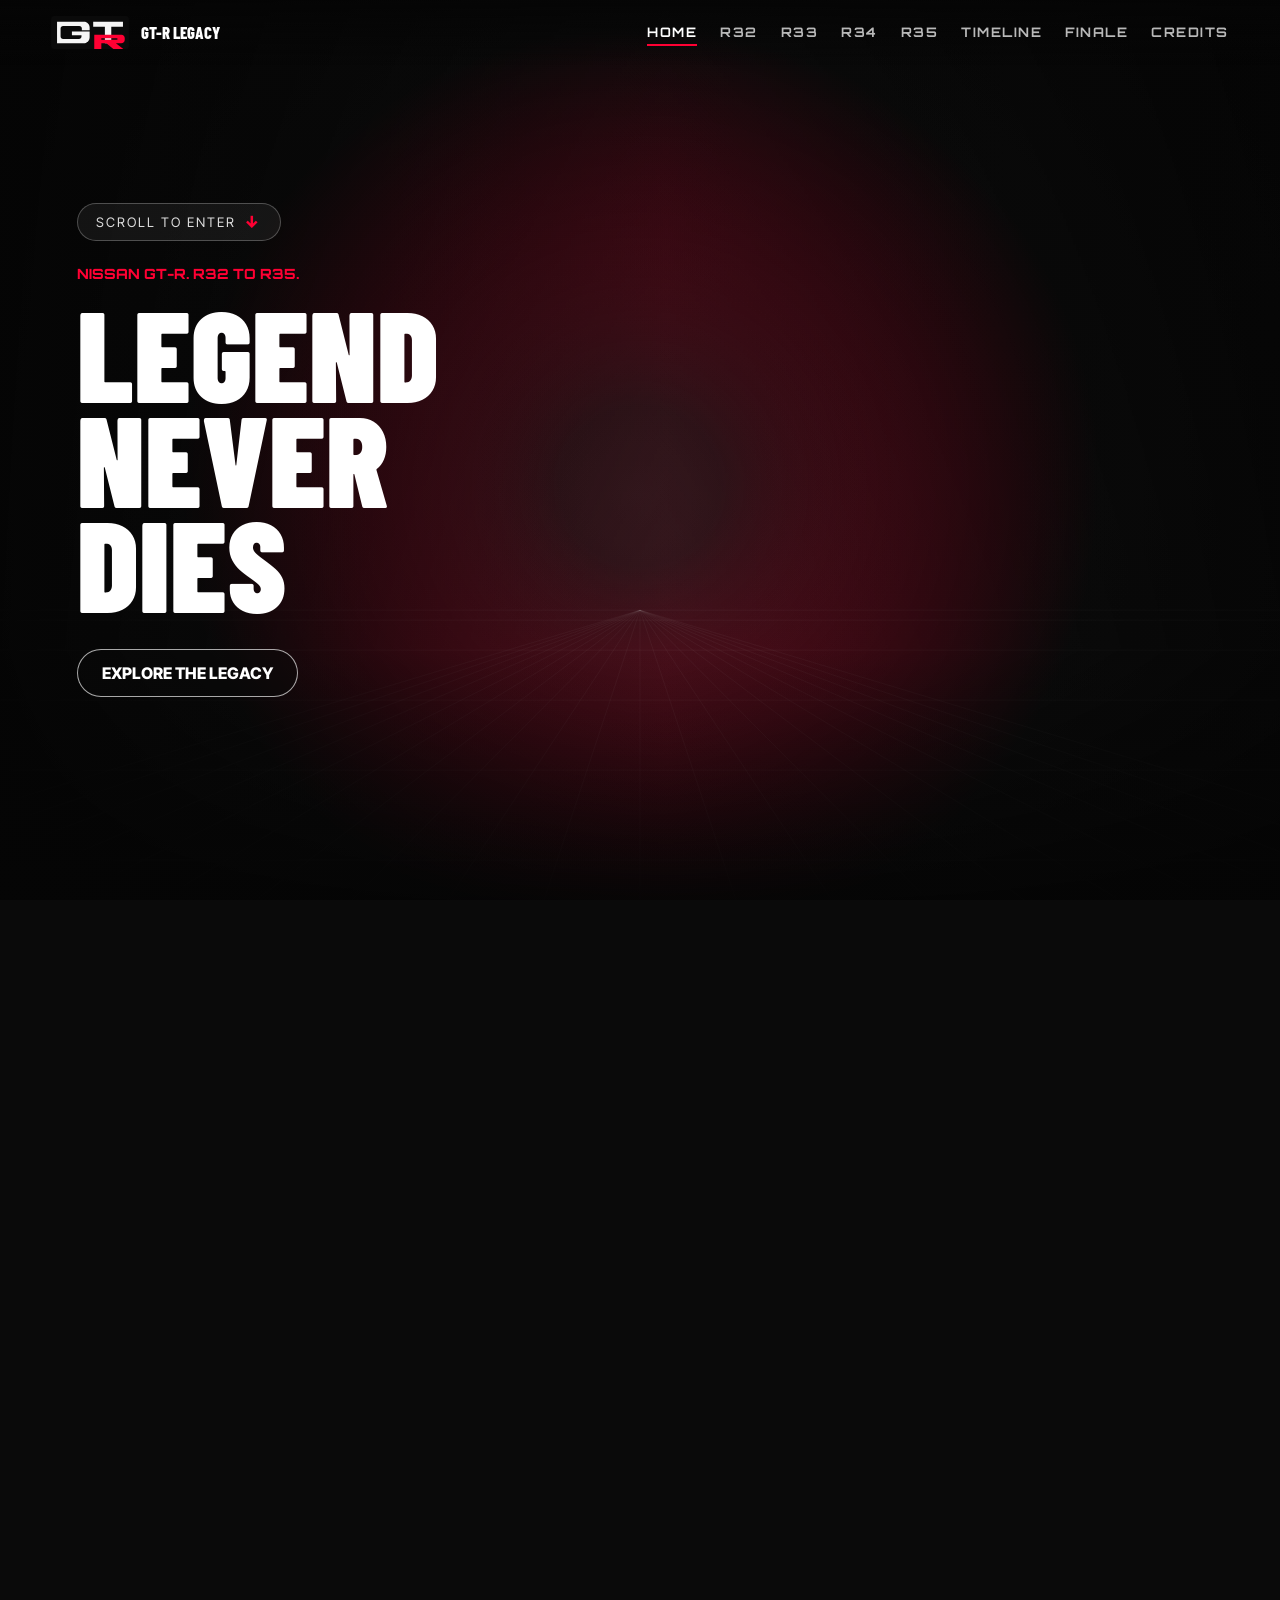
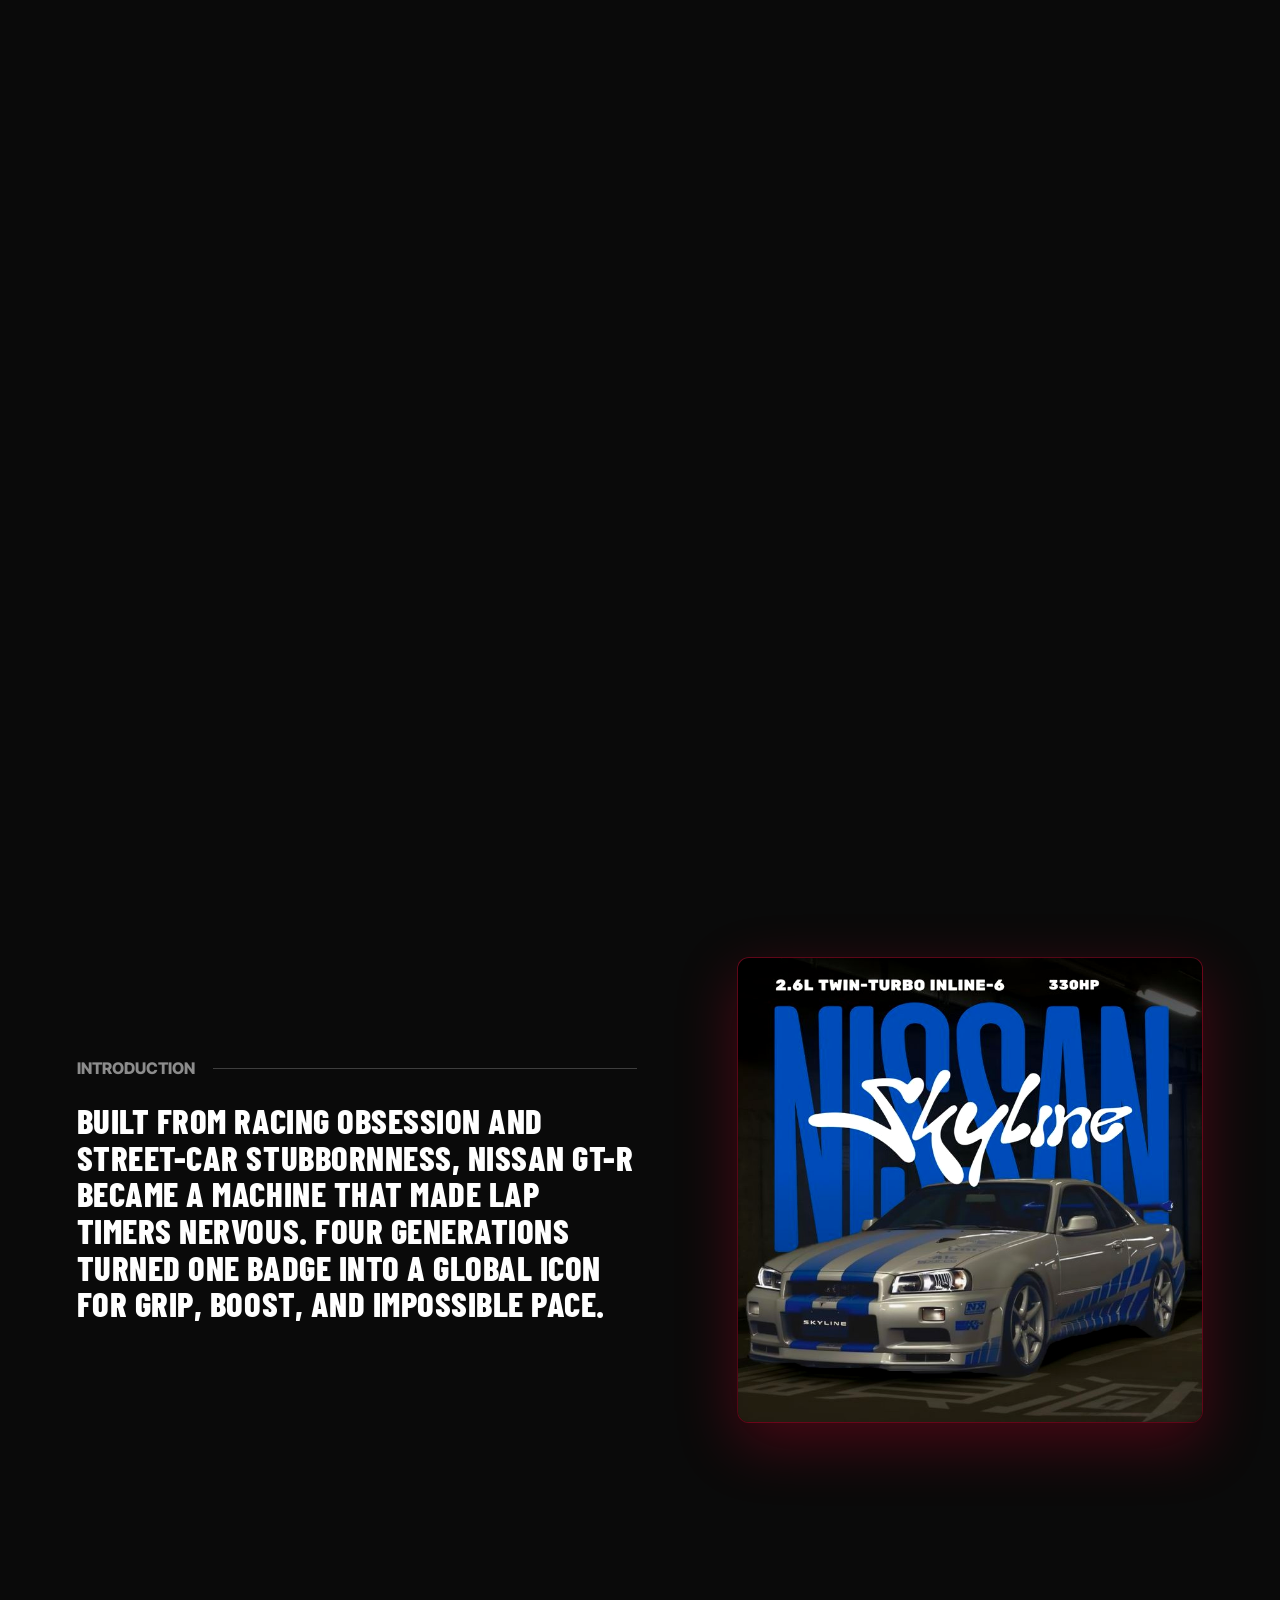
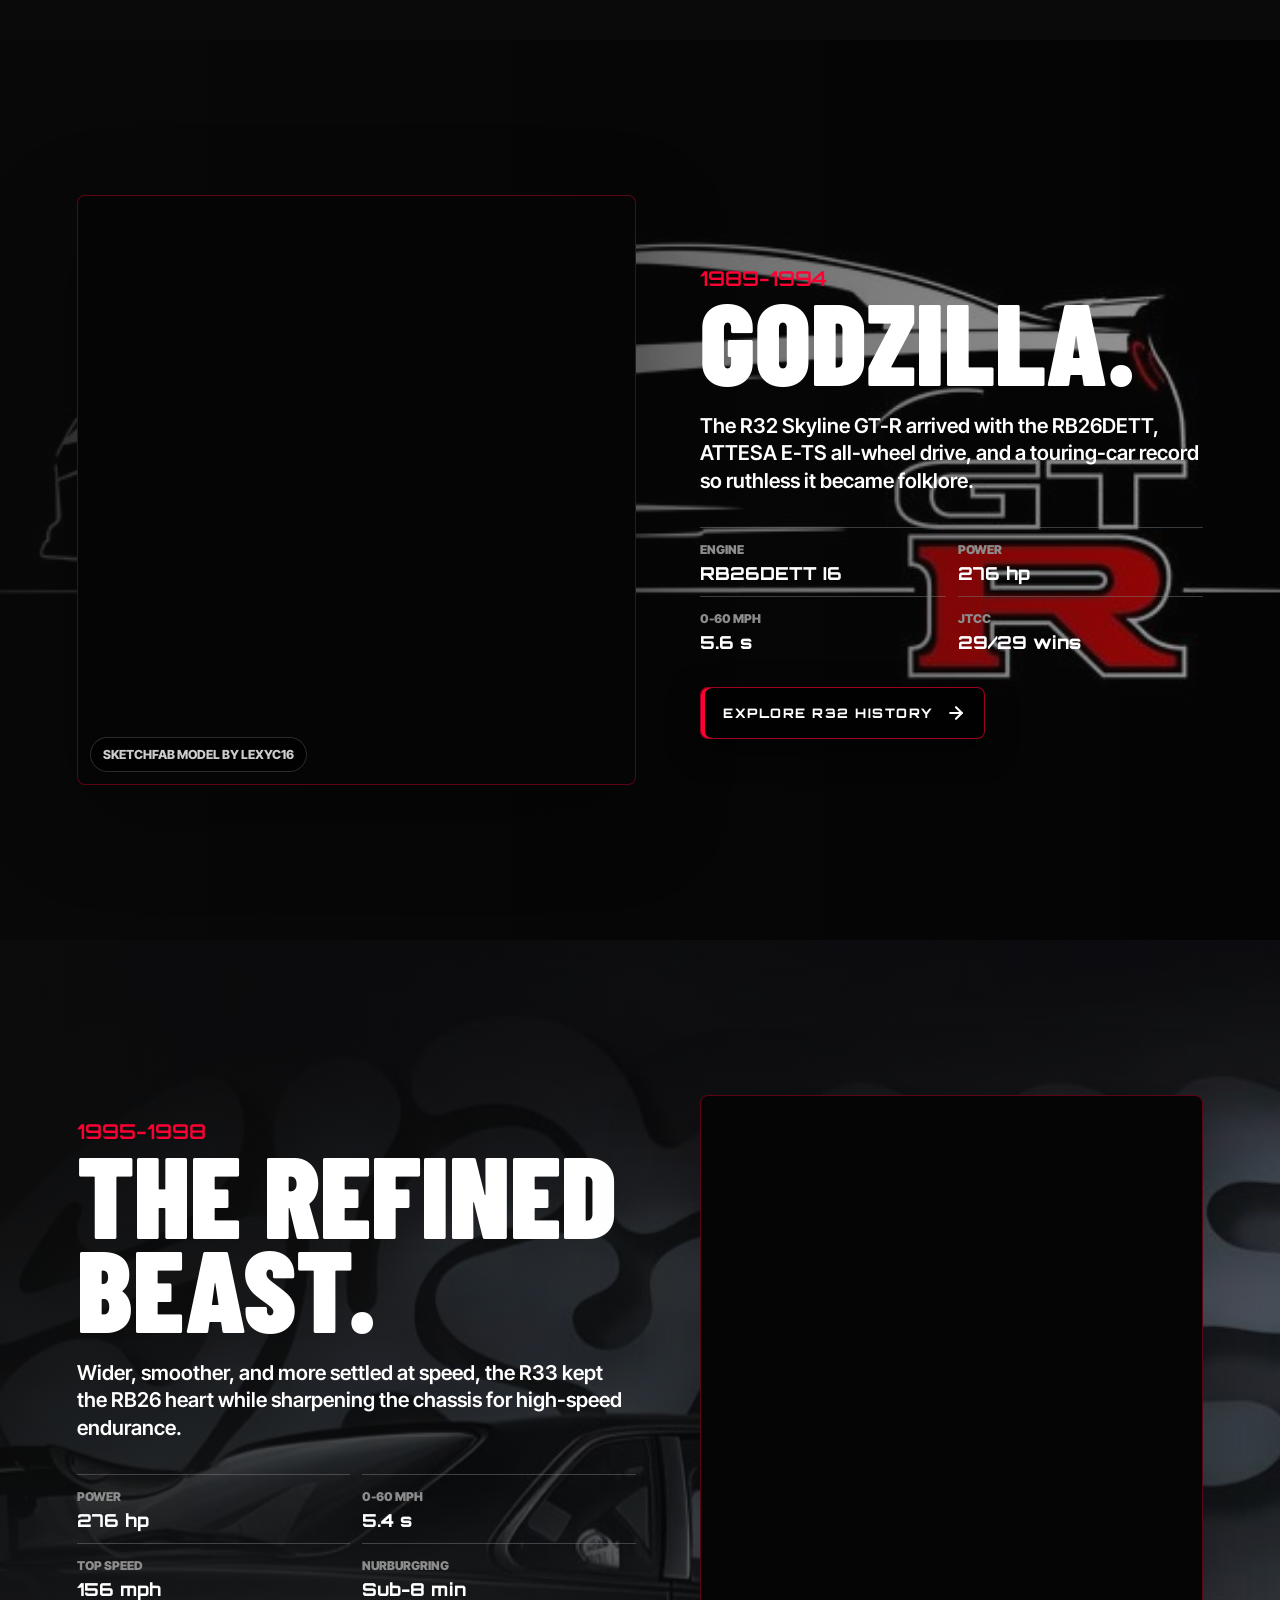
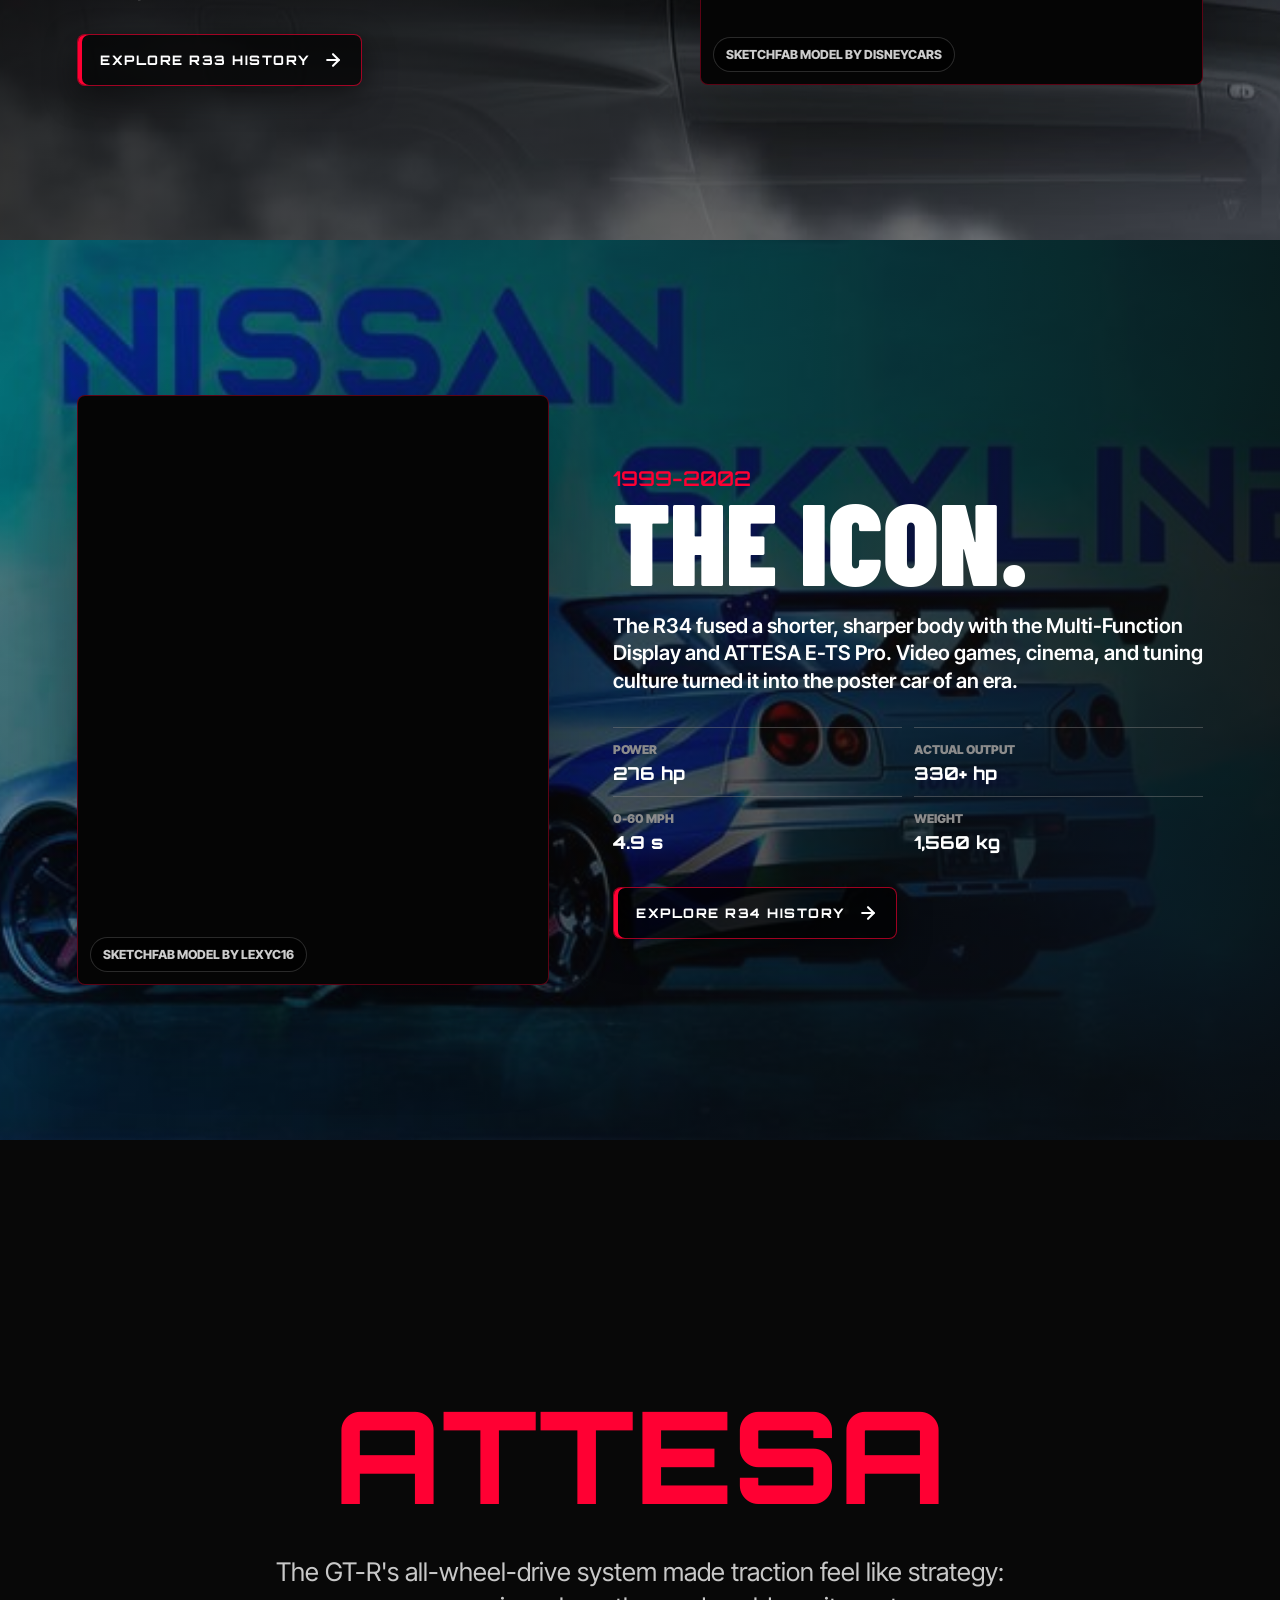
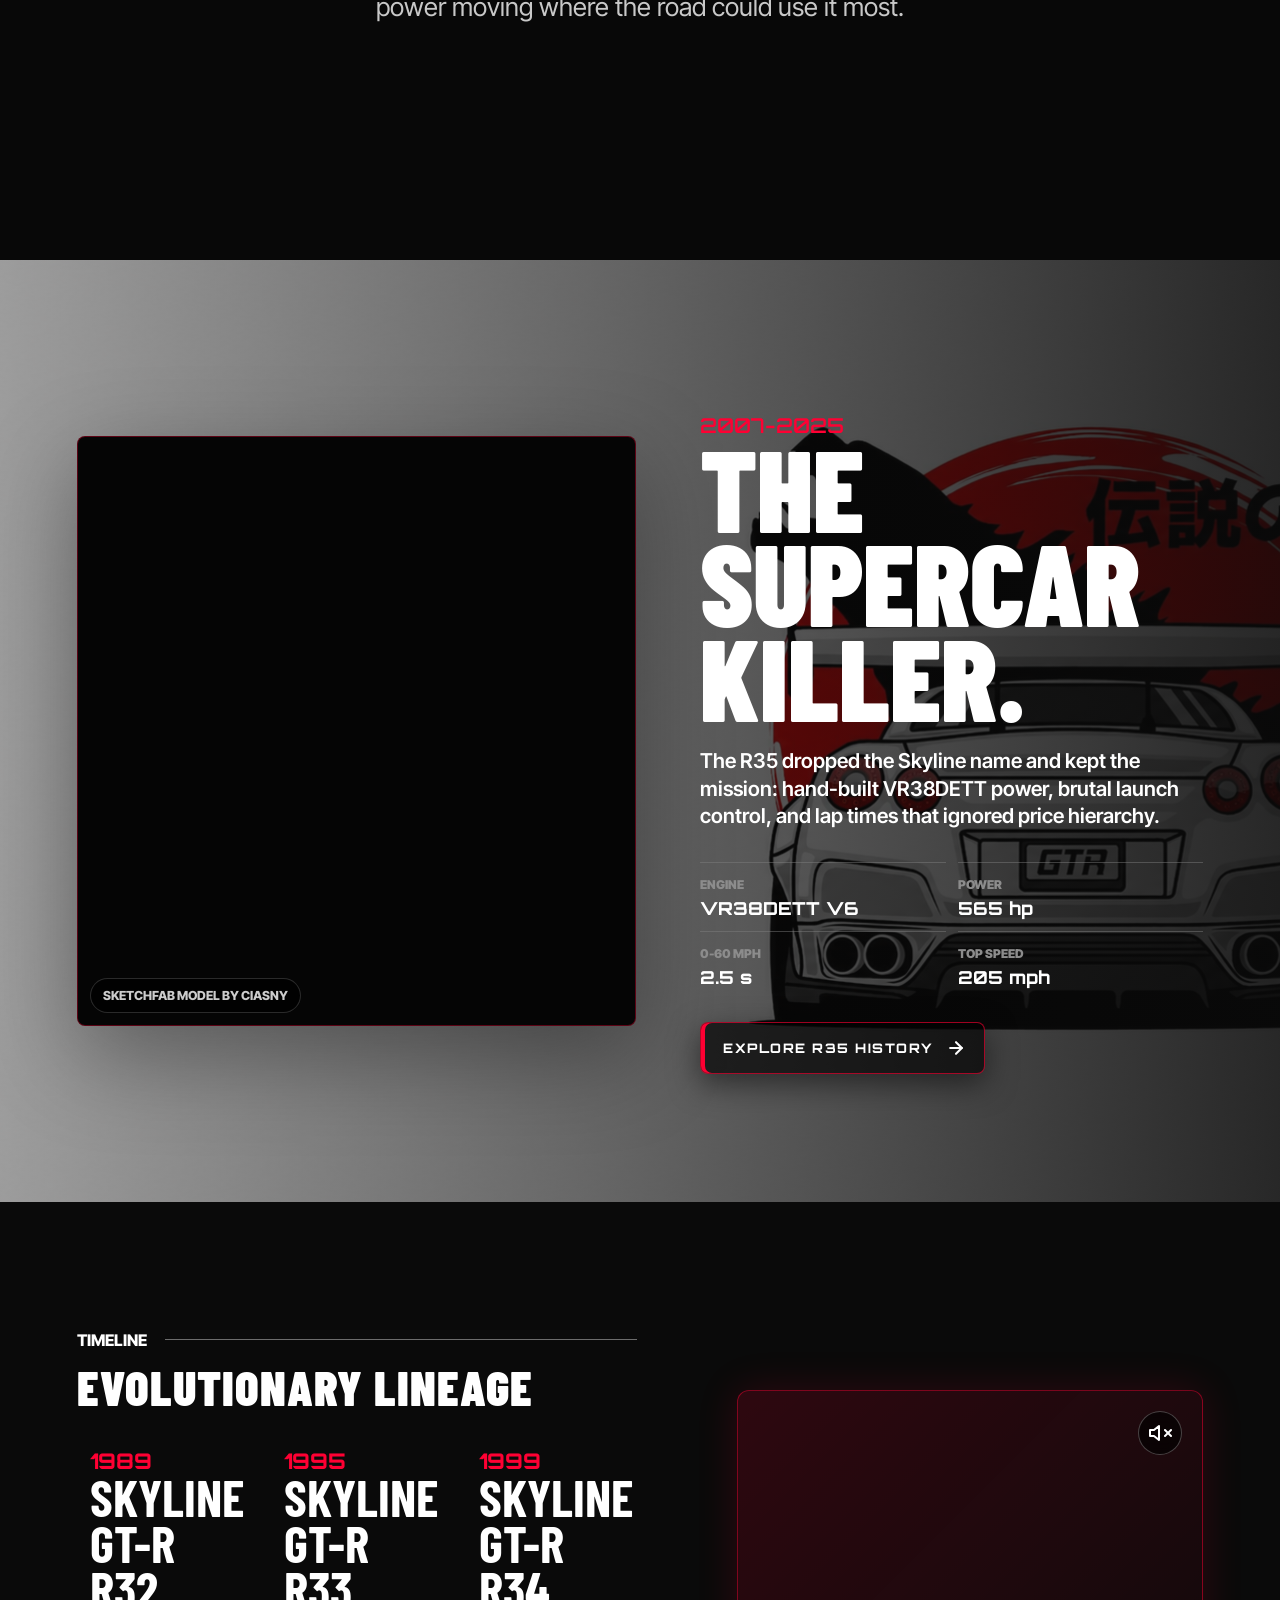
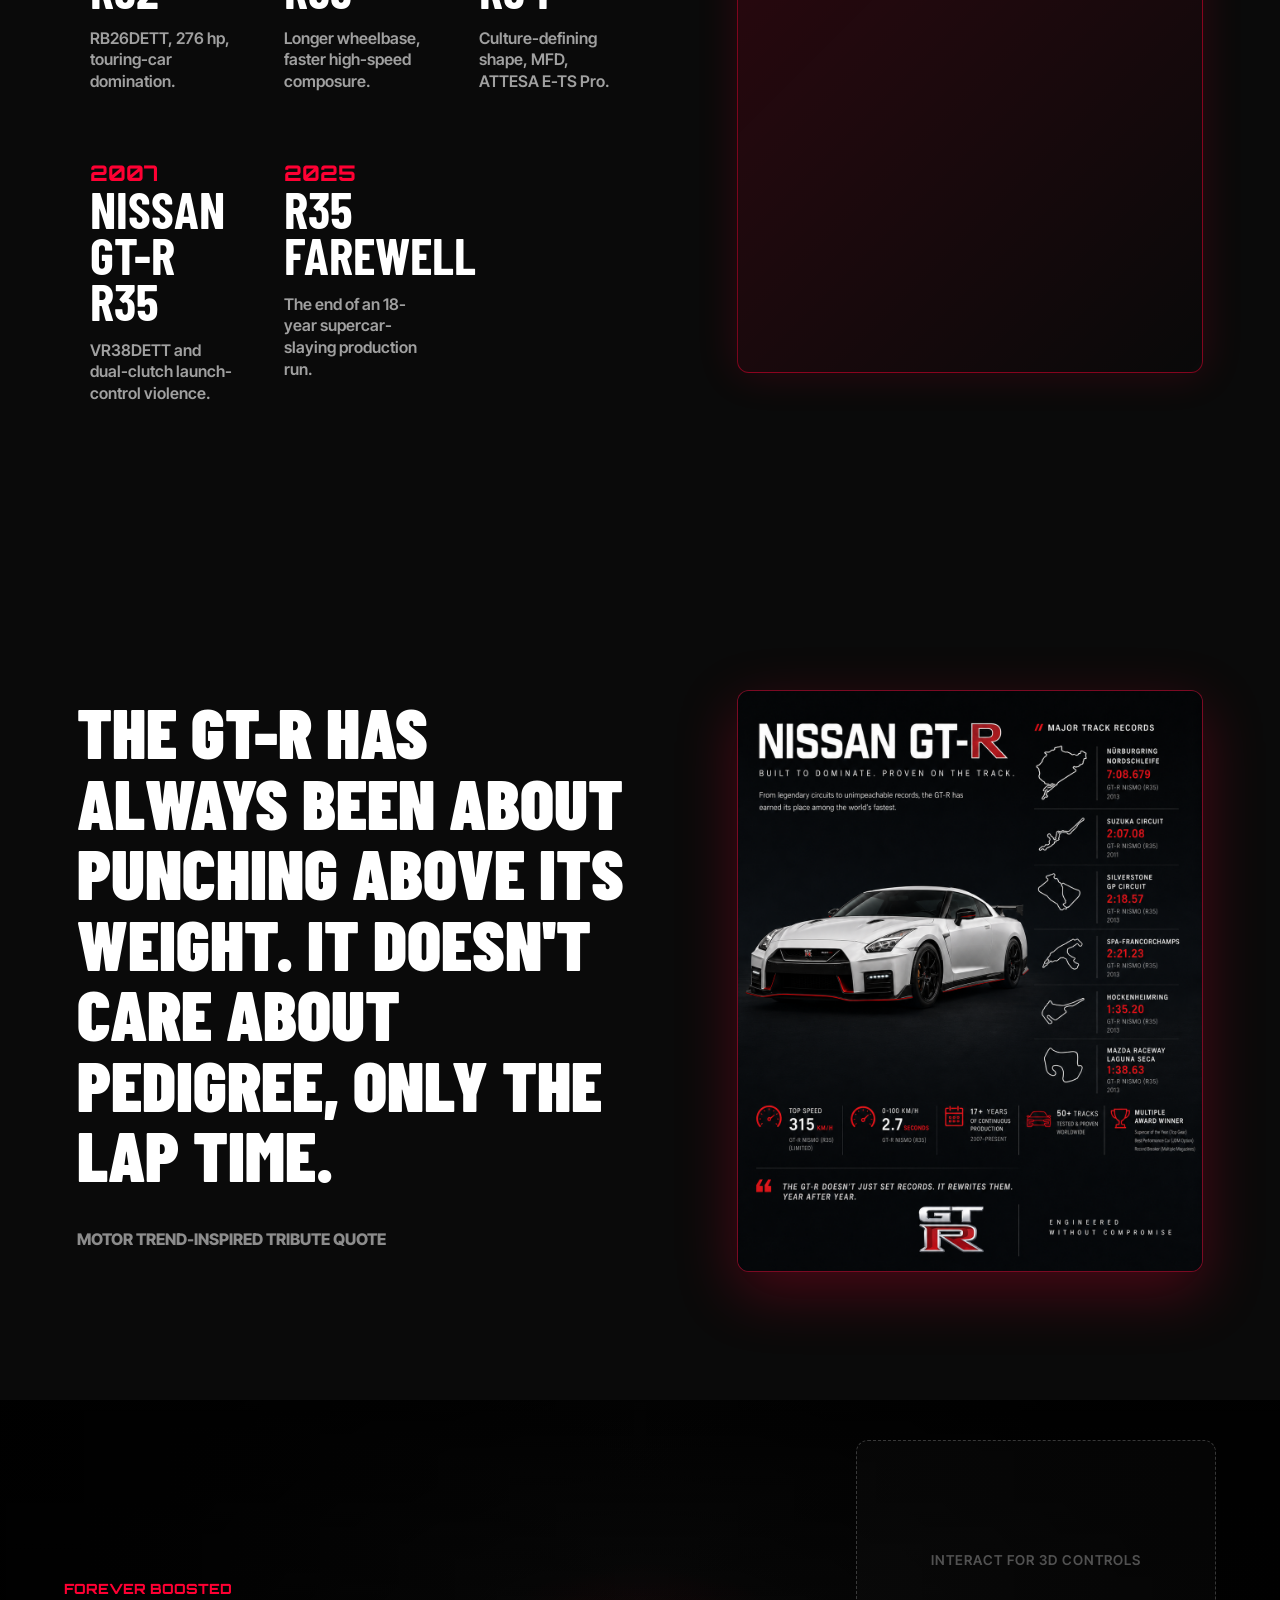
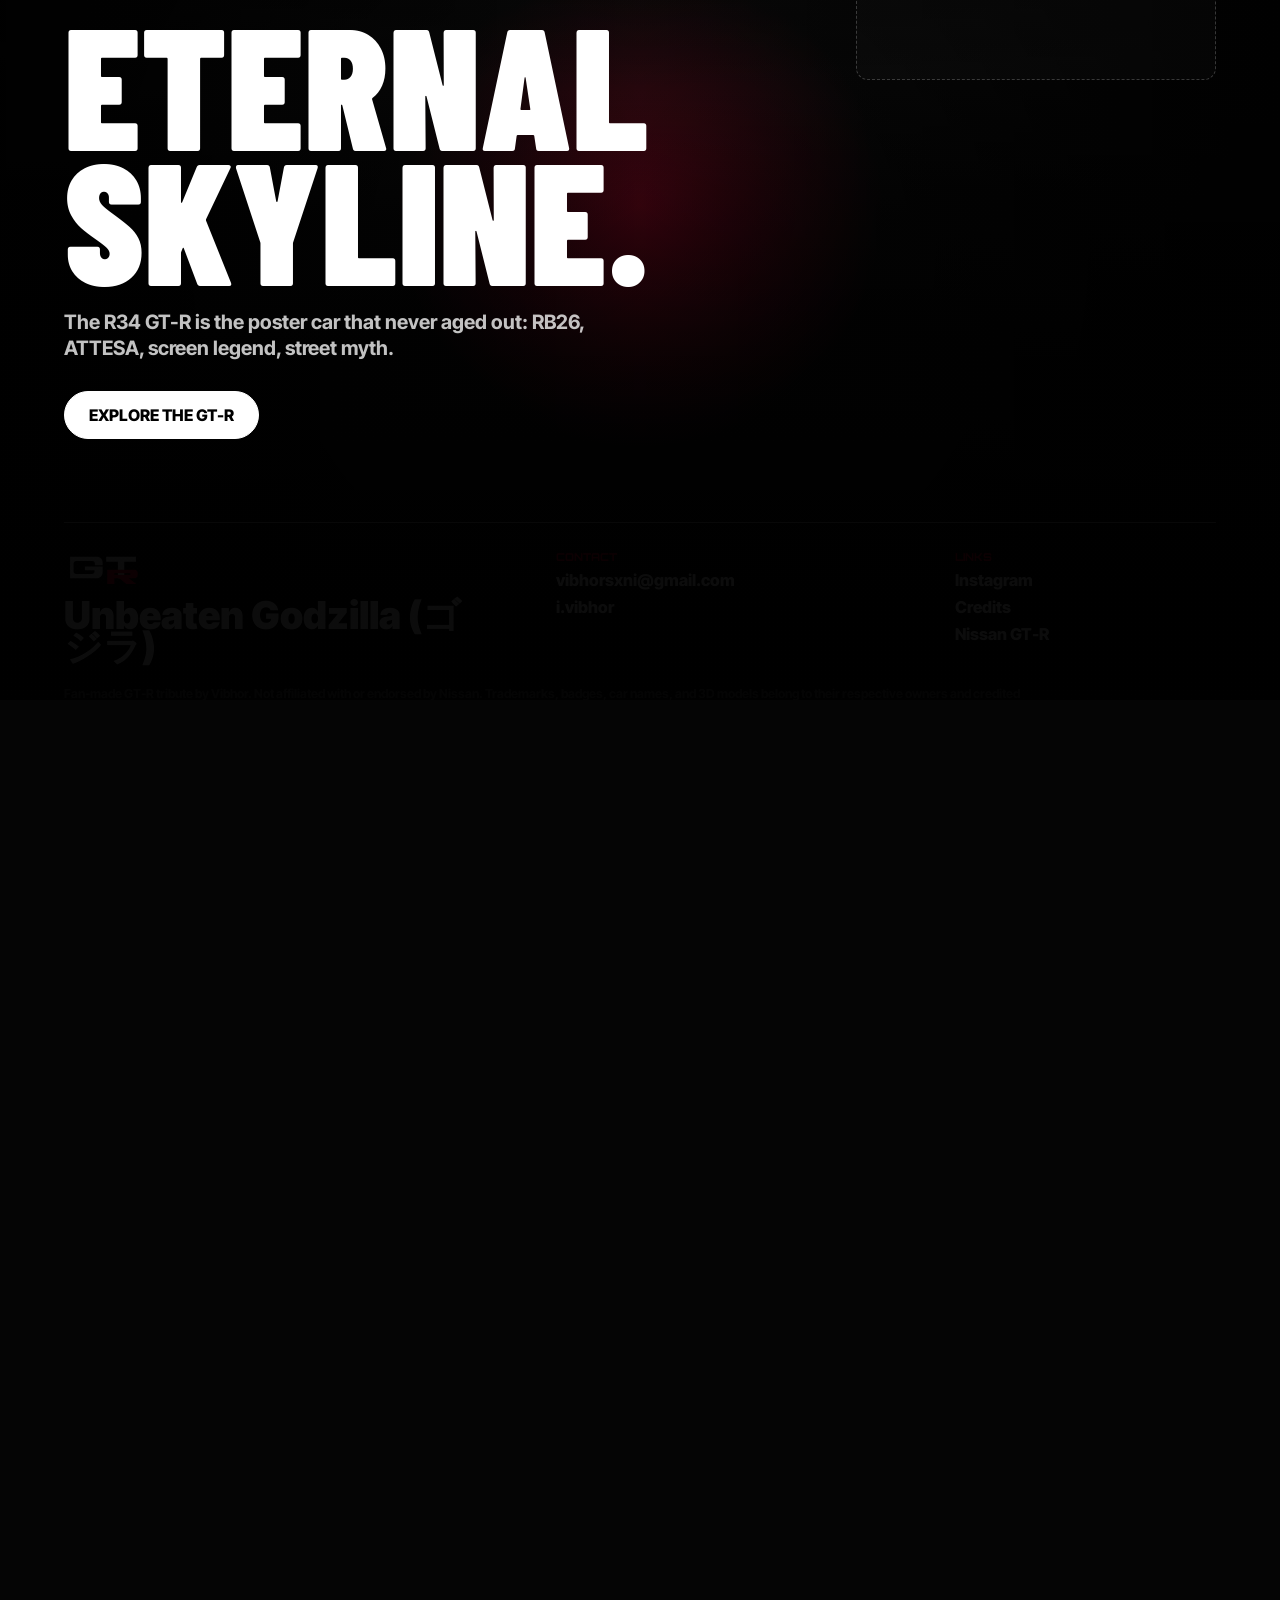
<file: index.html>
<!doctype html>
<html lang="en">

<head>
  <meta charset="utf-8">
  <meta name="viewport" content="width=device-width, initial-scale=1, viewport-fit=cover">
  <title>Project GTR | The Evolution of Godzilla — R32, R33, R34, R35</title>
  <meta name="description"
    content="An interactive automotive tribute exploring the engineering, racing dominance, and cultural evolution of the Nissan Skyline GT-R: R32, R33, R34, and R35.">
  <meta name="keywords" content="Nissan GT-R, Skyline GT-R, R32, R33, R34, R35, Godzilla, RB26DETT, VR38DETT, ATTESA, Nismo, JDM">
  <meta name="author" content="Vibhor">
  <meta name="theme-color" content="#0a0a0a">
  <link rel="canonical" href="https://vibhorsxni.github.io/GTR-V2/">

  <!-- Open Graph / Facebook -->
  <meta property="og:type" content="website">
  <meta property="og:url" content="https://vibhorsxni.github.io/GTR-V2/">
  <meta property="og:title" content="Project GTR | The Evolution of Godzilla">
  <meta property="og:description" content="Explore four generations of automotive supremacy: Nissan Skyline GT-R R32, R33, R34, and R35 with interactive 3D models and engineering dossiers.">
  <meta property="og:image" content="https://vibhorsxni.github.io/GTR-V2/images/GTR.png">

  <!-- Twitter / X -->
  <meta name="twitter:card" content="summary_large_image">
  <meta name="twitter:url" content="https://vibhorsxni.github.io/GTR-V2/">
  <meta name="twitter:title" content="Project GTR | The Evolution of Godzilla">
  <meta name="twitter:description" content="Explore four generations of automotive supremacy: Nissan Skyline GT-R R32, R33, R34, and R35 with interactive 3D models and engineering dossiers.">
  <meta name="twitter:image" content="https://vibhorsxni.github.io/GTR-V2/images/GTR.png">

  <!-- Favicon -->
  <link rel="icon" type="image/svg+xml" href="images/gt-r-badge.svg">
  <link rel="apple-touch-icon" href="images/gt-r-badge.svg">

  <!-- Google Fonts -->
  <link rel="preconnect" href="https://fonts.googleapis.com">
  <link rel="preconnect" href="https://fonts.gstatic.com" crossorigin>
  <link
    href="https://fonts.googleapis.com/css2?family=Barlow+Condensed:wght@600;700;800;900&family=Inter+Tight:wght@400;500;600;700&family=Orbitron:wght@600;700;800&display=swap"
    rel="stylesheet">
  <link rel="stylesheet" href="css/styles.css">

  <!-- Structured Data (JSON-LD) -->
  <script type="application/ld+json">
  {
    "@context": "https://schema.org",
    "@type": "WebSite",
    "name": "Project GTR: The Evolution of Godzilla",
    "url": "https://vibhorsxni.github.io/GTR-V2/",
    "description": "Interactive automotive tribute to the Nissan Skyline GT-R lineage covering R32, R33, R34, and R35 generations.",
    "author": {
      "@type": "Person",
      "name": "Vibhor"
    }
  }
  </script>
</head>

<body>
  <div class="loader" id="loader" aria-live="polite">
    <img src="images/gt-r-badge.svg" alt="GT-R badge" class="loader__badge">
    <p>BORN ON THE TRACK. BRED FOR THE STREET.</p>
    <div class="loader__meta">
      <span id="loader-step">Priming twin turbos</span>
      <span id="loader-percent">0%</span>
    </div>
    <span class="loader__ring" aria-hidden="true"></span>
  </div>

  <canvas class="stage" id="gtr-stage" aria-label="Animated Nissan GT-R silhouette"></canvas>

    <header class="topbar" id="topbar">
    <a href="#hero" class="brand" aria-label="GT-R Legacy home">
      <img src="images/gt-r-badge.svg" alt="GT-R Badge">
      <span>GT-R Legacy</span>
    </a>
    <nav class="nav" id="primary-nav" aria-label="Primary navigation">
      <a href="#hero" class="nav-link is-active">Home</a>
      <a href="#r32" class="nav-link">R32</a>
      <a href="#r33" class="nav-link">R33</a>
      <a href="#r34" class="nav-link">R34</a>
      <a href="#r35" class="nav-link">R35</a>
      <a href="#timeline" class="nav-link">Timeline</a>
      <a href="#finale" class="nav-link">Finale</a>
      <a href="credits.html" class="nav-link">Credits</a>
    </nav>
    <button class="nav-toggle" id="nav-toggle" type="button" aria-label="Toggle navigation menu" aria-expanded="false" aria-controls="primary-nav">
      <span class="nav-toggle__bar"></span>
      <span class="nav-toggle__bar"></span>
      <span class="nav-toggle__bar"></span>
    </button>
  </header>
  <div class="nav-backdrop" id="nav-backdrop" aria-hidden="true"></div>

  <main>
    <section class="hero scroll-scene" id="hero">
      <div class="hero-model" aria-label="Sketchfab 3D model viewer for Nissan GT-R R35">
        <iframe title="Nissan GTR R35 by Ciasny on Sketchfab"
          src="https://sketchfab.com/models/51c912a8310c4e00a82ad7673d84228a/embed?autostart=1&ui_theme=dark&ui_infos=0&ui_controls=0&ui_watermark=0&dnt=1"
          allow="autoplay; fullscreen; xr-spatial-tracking" loading="lazy"></iframe>
      </div>
      <div class="hero__copy pinned-copy">
        <a class="hero__scroll-hint" href="#intro" role="button" aria-label="Scroll directly to Introduction">
          <span>Scroll to Enter</span>
          <span class="scroll-arrow" aria-hidden="true">&darr;</span>
        </a>
        <p class="eyebrow">Nissan GT-R. R32 to R35.</p>
        <h1 class="hero__heading">Legend<br>Never<br>dies</h1>
        <a class="button" href="#intro">Explore the Legacy</a>
      </div>
      <div class="hero__quote-container pinned-copy">
        <blockquote class="hero__quote-text">
          "If you're in control,<br>you're not going fast enough."
        </blockquote>
      </div>
    </section>

    <section class="intro section-band split-screen" id="intro">
      <div class="split-screen__content">
        <div class="section-label">
          <span>Introduction</span>
        </div>
        <h2 class="sr-only">Heritage & Introduction</h2>
        <p class="intro__lead">
          Built from racing obsession and street-car stubbornness, Nissan GT-R became a machine that made lap timers
          nervous. Four generations turned one badge into a global ICON for grip, boost, and impossible pace.
        </p>
      </div>
      <div class="split-screen__image">
        <img src="images/Page_2_Skyline_Nissan GTR 34_.jpg" alt="Nissan GT-R R34 sports car" width="736" height="736" loading="lazy">
      </div>
    </section>

    <section class="generation generation--dark" id="r32">
      <div class="generation__media model-card">
        <iframe title="Nissan Skyline R32 GT-R by Lexyc16 on Sketchfab"
          src="https://sketchfab.com/models/8810e677eca543a6b840cf67dd064aa4/embed?autostart=0&ui_theme=dark&ui_infos=0&dnt=1"
          allow="autoplay; fullscreen; xr-spatial-tracking" loading="lazy"></iframe>
        <div class="model-card__loading" aria-hidden="true">
          <div class="model-card__spinner"></div>
          <span>Loading 3D Model</span>
        </div>
        <a href="https://sketchfab.com/3d-models/nissan-skyline-r32-gt-r-8810e677eca543a6b840cf67dd064aa4"
          target="_blank" rel="noreferrer">Sketchfab model by Lexyc16</a>
      </div>
      <div class="generation__content reveal">
        <p class="eyebrow">1989-1994</p>
        <h2>Godzilla.</h2>
        <p>
          The R32 Skyline GT-R arrived with the RB26DETT, ATTESA E-TS all-wheel drive, and a touring-car record so
          ruthless it became folklore.
        </p>
        <dl class="stats-grid">
          <div>
            <dt>Engine</dt>
            <dd>RB26DETT I6</dd>
          </div>
          <div>
            <dt>Power</dt>
            <dd>276 hp</dd>
          </div>
          <div>
            <dt>0-60 mph</dt>
            <dd>5.6 s</dd>
          </div>
          <div>
            <dt>JTCC</dt>
            <dd>29/29 wins</dd>
          </div>
        </dl>
        <button class="r32-drawer-trigger" id="r32-drawer-open" aria-controls="r32-drawer" aria-expanded="false">
          <span>Explore R32 History</span>
          <svg width="20" height="20" viewBox="0 0 24 24" fill="none" stroke="currentColor" stroke-width="2.5"
            stroke-linecap="round" stroke-linejoin="round" aria-hidden="true">
            <line x1="5" y1="12" x2="19" y2="12"></line>
            <polyline points="12 5 19 12 12 19"></polyline>
          </svg>
        </button>
      </div>
    </section>

    <!-- R32 Godzilla Chronicles — Slide-in Drawer -->
    <aside class="r32-drawer" id="r32-drawer" role="dialog" aria-modal="true" aria-label="R32 Godzilla history and achievements" aria-hidden="true">
      <div class="r32-drawer__backdrop" id="r32-drawer-backdrop"></div>
      <div class="r32-drawer__panel">
        <header class="r32-drawer__header">
          <div>
            <p class="eyebrow">Skyline GT-R BNR32</p>
            <h2 class="r32-drawer__title">Godzilla Chronicles.</h2>
          </div>
          <button class="r32-drawer__close" id="r32-drawer-close" aria-label="Close R32 history panel">
            <svg width="28" height="28" viewBox="0 0 24 24" fill="none" stroke="currentColor" stroke-width="2.5"
              stroke-linecap="round" stroke-linejoin="round">
              <line x1="18" y1="6" x2="6" y2="18"></line>
              <line x1="6" y1="6" x2="18" y2="18"></line>
            </svg>
          </button>
        </header>

        <div class="r32-drawer__content" id="r32-drawer-content">

          <section class="r32-cinema r32-reveal" aria-label="R32 feature film">
            <video
              src="images/1000+Hp Calsonic Skyline R32 GT-R  FULL BOOST Epic ONBOARD - HillClimb Monsters (1080p, h264).mp4"
              preload="none" loop muted playsinline></video>
            <button class="sound-toggle" type="button" aria-label="Unmute video" aria-pressed="false">
              <svg class="icon-unmuted" width="24" height="24" viewBox="0 0 24 24" fill="none" stroke="currentColor"
                stroke-width="2" stroke-linecap="round" stroke-linejoin="round" style="display:none;">
                <polygon points="11 5 6 9 2 9 2 15 6 15 11 19 11 5"></polygon>
                <path d="M15.54 8.46a5 5 0 0 1 0 7.07"></path>
                <path d="M19.07 4.93a10 10 0 0 1 0 14.14"></path>
              </svg>
              <svg class="icon-muted" width="24" height="24" viewBox="0 0 24 24" fill="none" stroke="currentColor"
                stroke-width="2" stroke-linecap="round" stroke-linejoin="round">
                <polygon points="11 5 6 9 2 9 2 15 6 15 11 19 11 5"></polygon>
                <line x1="23" y1="9" x2="17" y2="15"></line>
                <line x1="17" y1="9" x2="23" y2="15"></line>
              </svg>
            </button>
            <div class="r32-cinema__shade" aria-hidden="true"></div>
            <div class="r32-cinema__copy">
              <p class="eyebrow">Motorsport Dominance</p>
              <h3>The car that made the rulebook blink.</h3>
              <a class="r32-cinema__cta" href="#r32-briefing">Open the briefing</a>
            </div>
            <div class="r32-cinema__meters" aria-label="R32 headline records">
              <span><strong>29/29</strong>JTCC wins</span>
              <span><strong>2x</strong>Bathurst 1000</span>
              <span><strong>1991</strong>Spa 24 Hours</span>
            </div>
          </section>

          <section class="r32-briefing" id="r32-briefing">
            <div class="r32-briefing__intro r32-reveal">
              <h3>Tap the dossier cards. Watch the story change.</h3>
              <p>
                The R32 was not just quick. It linked boost, all-wheel drive, four-wheel steering, and endurance
                discipline into one machine that forced rivals to chase a moving target.
              </p>
            </div>

            <div class="r32-briefing__grid">
              <article class="r32-focus r32-reveal" aria-live="polite">
                <span class="r32-focus__kicker" id="r32-focus-kicker">Race record</span>
                <h3 id="r32-focus-title">29 starts. 29 wins.</h3>
                <p id="r32-focus-copy">
                  From 1990 to 1993, the R32 GT-R swept every Japanese Touring Car Championship round it entered.
                  The run became so complete that the car's class and balance of power had to be reconsidered.
                </p>
                <div class="r32-focus__metric">
                  <strong id="r32-focus-stat">100%</strong>
                  <span id="r32-focus-label">JTCC win rate</span>
                </div>
              </article>

              <div class="r32-dossier r32-reveal" role="tablist" aria-label="R32 story selector">
                <button class="r32-dossier__card is-active" type="button" data-story="jtcc" role="tab"
                  aria-selected="true">
                  <span>01</span>
                  <strong>Unbeatable run</strong>
                  <small>Touring-car domination</small>
                </button>
                <button class="r32-dossier__card" type="button" data-story="godzilla" role="tab" aria-selected="false">
                  <span>02</span>
                  <strong>Godzilla name</strong>
                  <small>Bathurst shockwave</small>
                </button>
                <button class="r32-dossier__card" type="button" data-story="attesa" role="tab" aria-selected="false">
                  <span>03</span>
                  <strong>ATTESA E-TS</strong>
                  <small>Grip as a weapon</small>
                </button>
                <button class="r32-dossier__card" type="button" data-story="rb26" role="tab" aria-selected="false">
                  <span>04</span>
                  <strong>RB26DETT</strong>
                  <small>Built for boost</small>
                </button>
                <button class="r32-dossier__card" type="button" data-story="nismo" role="tab" aria-selected="false">
                  <span>05</span>
                  <strong>Nismo</strong>
                  <small>Nismo & N1 Editions</small>
                </button>
              </div>
            </div>
          </section>

          <section class="r32-dashboard r32-reveal" aria-label="R32 technical dashboard">
            <div class="r32-gauge">
              <span>Touring win index</span>
              <strong>29/29</strong>
              <i style="--fill:100%"></i>
            </div>
            <div class="r32-gauge">
              <span>Front torque split</span>
              <strong>0-50%</strong>
              <i style="--fill:72%"></i>
            </div>
            <div class="r32-gauge">
              <span>Production run</span>
              <strong>43,934</strong>
              <i style="--fill:84%"></i>
            </div>
            <div class="r32-gauge">
              <span>N1 homologation</span>
              <strong>560</strong>
              <i style="--fill:46%"></i>
            </div>
          </section>
          <!-- History Timeline -->
          <section class="r32-modern-timeline r32-reveal">
            <h3>Timeline</h3>
            <div class="r32-modern-timeline__rail">
              <article><span>1989</span>
                <p>R32 Skyline GT-R launches with RB26DETT, ATTESA E-TS, and Super HICAS.</p>
              </article>
              <article><span>1990</span>
                <p>JTCC clean sweep begins. Australia gives it the Godzilla nickname.</p>
              </article>
              <article><span>1991</span>
                <p>Bathurst 1000 and Spa 24 Hours wins prove the package beyond Japan.</p>
              </article>
              <article><span>1992</span>
                <p>Second Bathurst 1000 win. Nismo edition launched. R32 cemented as the greatest Group A touring car.
                </p>
              </article>
              <article><span>1993</span>
                <p>The streak reaches 29 wins from 29 starts before Group A fades out.</p>
              </article>
              <article><span>1994</span>
                <p>Production ends. 43,934 units built. The legend passes to the R33, but the Godzilla name lives
                  forever</p>
              </article>
              <article><span>Total Built</span>
                <p>43,934 units built <br> N1 Units - 560 <br> Nismo Units - 560 <br> V-Spec - 1,453</p>
              </article>
            </div>
          </section>

          <div class="r32-close-row">
            <button class="r32-drawer__close r32-drawer__close--bottom" type="button"
              aria-label="Close R32 history panel">
              Close
              <svg width="22" height="22" viewBox="0 0 24 24" fill="none" stroke="currentColor" stroke-width="2.5"
                stroke-linecap="round" stroke-linejoin="round">
                <line x1="18" y1="6" x2="6" y2="18"></line>
                <line x1="6" y1="6" x2="18" y2="18"></line>
              </svg>
            </button>
          </div>

          <div class="r32-cards-grid">

            <!-- Bathurst Victories -->
            <div class="r32-card r32-reveal" style="--reveal-delay:120ms">
              <span class="r32-card__accent" aria-hidden="true">1000</span>
              <h3>Bathurst 1000 Domination</h3>
              <p>The R32 GT-R won the legendary Bathurst 1000 endurance race in 1991 and 1992, humbling the
                Australian-built Ford Sierras and Holden Commodores on their home soil. The wins were so controversial
                that the FIA Group A regulations were eventually changed to exclude the GT-R.</p>
            </div>
            <!-- RB26DETT -->
            <div class="r32-card r32-reveal" style="--reveal-delay:120ms">
              <span class="r32-card__accent" aria-hidden="true">RB26</span>
              <h3>The Gentleman's Agreement</h3>
              <p>Officially rated at 276 hp — the power ceiling Japanese manufacturers voluntarily agreed upon. In
                reality, every RB26DETT rolling off the Nissan line made closer to 320 hp. Tuners quickly discovered the
                iron-block inline-six could handle 600+ hp on stock internals, and 1,000+ hp with forged components. The
                RB26 became the most legendary tuner engine in history.</p>
            </div>
          </div>
          <!-- Closing Statement -->
          <div class="r32-statement r32-statement--final r32-reveal" style="--reveal-delay:0ms">
            <p>They didn't just ban<br>the car from racing.<br><strong>They rewrote<br>the rules.</strong></p>
          </div>

        </div>
      </div>
    </aside>

    <section class="generation generation--dark" id="r33">
      <div class="generation__content reveal">
        <p class="eyebrow">1995-1998</p>
        <h2>The Refined Beast.</h2>
        <p>
          Wider, smoother, and more settled at speed, the R33 kept the RB26 heart while sharpening the chassis for
          high-speed endurance.
        </p>
        <dl class="stats-grid">
          <div>
            <dt>Power</dt>
            <dd>276 hp</dd>
          </div>
          <div>
            <dt>0-60 mph</dt>
            <dd>5.4 s</dd>
          </div>
          <div>
            <dt>Top Speed</dt>
            <dd>156 mph</dd>
          </div>
          <div>
            <dt>Nurburgring</dt>
            <dd>Sub-8 min</dd>
          </div>
        </dl>
        <button class="r33-drawer-trigger" id="r33-drawer-open" aria-controls="r33-drawer" aria-expanded="false">
          <span>Explore R33 History</span>
          <svg width="20" height="20" viewBox="0 0 24 24" fill="none" stroke="currentColor" stroke-width="2.5"
            stroke-linecap="round" stroke-linejoin="round" aria-hidden="true">
            <line x1="5" y1="12" x2="19" y2="12"></line>
            <polyline points="12 5 19 12 12 19"></polyline>
          </svg>
        </button>
      </div>
      <div class="generation__media model-card">
        <iframe title="1997 Nissan Skyline GT-R R33 by DisneyCars on Sketchfab"
          src="https://sketchfab.com/models/d80ea5ec62ed433483fc62f55d14e410/embed?autostart=0&ui_theme=dark&ui_infos=0&dnt=1"
          allow="autoplay; fullscreen; xr-spatial-tracking" loading="lazy"></iframe>
        <div class="model-card__loading" aria-hidden="true">
          <div class="model-card__spinner"></div>
          <span>Loading 3D Model</span>
        </div>
        <a href="https://sketchfab.com/3d-models/1997-nissan-skyline-gt-r-r33-d80ea5ec62ed433483fc62f55d14e410"
          target="_blank" rel="noreferrer">Sketchfab model by DisneyCars</a>
      </div>
    </section>

    <!-- R33 The Underrated GT-R — Slide-in Drawer -->
    <aside class="r33-drawer" id="r33-drawer" role="dialog" aria-modal="true" aria-label="R33 history and achievements" aria-hidden="true">
      <div class="r33-drawer__backdrop" id="r33-drawer-backdrop"></div>
      <div class="r33-drawer__panel">
        <header class="r33-drawer__header">
          <div>
            <p class="eyebrow">Skyline GT-R BCNR33</p>
            <h2 class="r33-drawer__title">The Underrated GT-R.</h2>
          </div>
          <button class="r33-drawer__close" id="r33-drawer-close" aria-label="Close R33 history panel">
            <svg width="28" height="28" viewBox="0 0 24 24" fill="none" stroke="currentColor" stroke-width="2.5"
              stroke-linecap="round" stroke-linejoin="round">
              <line x1="18" y1="6" x2="6" y2="18"></line>
              <line x1="6" y1="6" x2="18" y2="18"></line>
            </svg>
          </button>
        </header>

        <div class="r33-drawer__content" id="r33-drawer-content">

          <section class="r33-cinema r33-reveal" aria-label="R33 feature film">
            <video src="images/Nissan R33 GT-R LM Story The Only RWD GT-R - PistonPop (1080p, h264).mp4" preload="none" loop
              muted playsinline></video>
            <button class="sound-toggle" type="button" aria-label="Unmute video" aria-pressed="false">
              <svg class="icon-unmuted" width="24" height="24" viewBox="0 0 24 24" fill="none" stroke="currentColor"
                stroke-width="2" stroke-linecap="round" stroke-linejoin="round" style="display:none;">
                <polygon points="11 5 6 9 2 9 2 15 6 15 11 19 11 5"></polygon>
                <path d="M15.54 8.46a5 5 0 0 1 0 7.07"></path>
                <path d="M19.07 4.93a10 10 0 0 1 0 14.14"></path>
              </svg>
              <svg class="icon-muted" width="24" height="24" viewBox="0 0 24 24" fill="none" stroke="currentColor"
                stroke-width="2" stroke-linecap="round" stroke-linejoin="round">
                <polygon points="11 5 6 9 2 9 2 15 6 15 11 19 11 5"></polygon>
                <line x1="23" y1="9" x2="17" y2="15"></line>
                <line x1="17" y1="9" x2="23" y2="15"></line>
              </svg>
            </button>
            <div class="r33-cinema__shade" aria-hidden="true"></div>
            <div class="r33-cinema__copy">
              <p class="eyebrow">Motorsport Dominance</p>
              <h3>First production car under 8 minutes.</h3>
              <a class="r33-cinema__cta" href="#r33-briefing">Open the briefing</a>
            </div>
            <div class="r33-cinema__meters" aria-label="R33 headline records">
              <span><strong>7:59</strong>Nürburgring Record</span>
              <span><strong>188</strong>LM Limited Units</span>
              <span><strong>400hp</strong>NISMO 400R</span>
            </div>
          </section>

          <section class="r33-briefing" id="r33-briefing">
            <div class="r33-briefing__intro r33-reveal">
              <h3>Tap the dossier cards. Watch the story change.</h3>
              <p>
                The R33 improved stability, aerodynamics, and AWD technology. Often underrated when new, it proved
                technically superior and became the first production car to break the 8-minute barrier at the
                Nürburgring Nordschleife.
              </p>
            </div>

            <div class="r33-briefing__grid">
              <article class="r33-focus r33-reveal" aria-live="polite">
                <span class="r33-focus__kicker" id="r33-focus-kicker">Nürburgring record</span>
                <h3 id="r33-focus-title">First under 8 minutes.</h3>
                <p id="r33-focus-copy">
                  The R33 became the first production car to break the 8-minute barrier at the Nürburgring Nordschleife
                  with a blistering 7:59.887 lap time, a full 21 seconds faster than the R32.
                </p>
                <div class="r33-focus__metric">
                  <strong id="r33-focus-stat">7:59</strong>
                  <span id="r33-focus-label">Nordschleife Lap</span>
                </div>
              </article>

              <div class="r33-dossier r33-reveal" role="tablist" aria-label="R33 story selector">
                <button class="r33-dossier__card is-active" type="button" data-story="nurburgring" role="tab"
                  aria-selected="true">
                  <span>01</span>
                  <strong>Nürburgring</strong>
                  <small>7:59.887 record</small>
                </button>
                <button class="r33-dossier__card" type="button" data-story="lemans" role="tab" aria-selected="false">
                  <span>02</span>
                  <strong>Le Mans</strong>
                  <small>LM Limited</small>
                </button>
                <button class="r33-dossier__card" type="button" data-story="nismo" role="tab" aria-selected="false">
                  <span>03</span>
                  <strong>NISMO 400R</strong>
                  <small>400 hp unicorn</small>
                </button>
                <button class="r33-dossier__card" type="button" data-story="autech" role="tab" aria-selected="false">
                  <span>04</span>
                  <strong>Autech</strong>
                  <small>4-Door GT-R</small>
                </button>
              </div>
            </div>
          </section>

          <section class="r33-dashboard r33-reveal" aria-label="R33 technical dashboard">
            <div class="r33-gauge">
              <span>Nürburgring Time</span>
              <strong>7:59</strong>
              <i style="--fill:100%"></i>
            </div>
            <div class="r33-gauge">
              <span>NISMO 400R Power</span>
              <strong>400 hp</strong>
              <i style="--fill:90%"></i>
            </div>
            <div class="r33-gauge">
              <span>Production run</span>
              <strong>16,668</strong>
              <i style="--fill:38%"></i>
            </div>
            <div class="r33-gauge">
              <span>Weight</span>
              <strong>1540 kg</strong>
              <i style="--fill:65%"></i>
            </div>
          </section>

          <section class="r33-modern-timeline r33-reveal">
            <h3>Rulebook Timeline</h3>
            <div class="r33-modern-timeline__rail">
              <article><span>1995</span>
                <p>R33 GT-R launched with improved stability, aerodynamics, and ATTESA E-TS Pro.</p>
              </article>
              <article><span>1995</span>
                <p>Breaks the 8-minute Nürburgring barrier and competes at the 24 Hours of Le Mans.</p>
              </article>
              <article><span>1996</span>
                <p>LM Limited edition released to celebrate Le Mans participation (188 units).</p>
              </article>
              <article><span>1997</span>
                <p>NISMO 400R launched, arguably the most special and powerful R33.</p>
              </article>
              <article><span>1998</span>
                <p>Autech Version 40th Anniversary 4-door GT-R sedan built (416 units).</p>
              </article>
              <article><span>1998</span>
                <p>Production ends. Considered the underrated GT-R but a brilliant engineering achievement.</p>
              </article>
            </div>
          </section>

          <div class="r33-close-row">
            <button class="r33-drawer__close r33-drawer__close--bottom" type="button"
              aria-label="Close R33 history panel">
              Close
              <svg width="22" height="22" viewBox="0 0 24 24" fill="none" stroke="currentColor" stroke-width="2.5"
                stroke-linecap="round" stroke-linejoin="round">
                <line x1="18" y1="6" x2="6" y2="18"></line>
                <line x1="6" y1="6" x2="18" y2="18"></line>
              </svg>
            </button>
          </div>

          <div class="r33-cards-grid">
            <!-- Nürburgring Record -->
            <div class="r33-card r33-reveal" style="--reveal-delay:0ms">
              <span class="r33-card__accent" aria-hidden="true">7:59</span>
              <h3>Nürburgring Record</h3>
              <p>The R33 became legendary because it was the first production car to break the 8-minute Nürburgring
                barrier. Its official lap was 7:59.887, which was an incredible 21 seconds faster than the R32. It
                proved Nissan built much more than a heavier R32.</p>
            </div>

            <!-- LM Limited -->
            <div class="r33-card r33-reveal" style="--reveal-delay:60ms">
              <span class="r33-card__accent" aria-hidden="true">LM</span>
              <h3>LM Limited (1996)</h3>
              <p>Created to celebrate Nissan's Le Mans participation. Only 188 units were built. It featured Champion
                Blue paint, a carbon fiber rear wing, special aero parts, and GT-R LM badging.</p>
            </div>

            <!-- NISMO 400R -->
            <div class="r33-card r33-reveal" style="--reveal-delay:120ms">
              <span class="r33-card__accent" aria-hidden="true">400R</span>
              <h3>NISMO 400R (1997)</h3>
              <p>Arguably the most special R33. Only 44 units were built. Features the RBX-GT2 2.8L twin-turbo engine
                pushing 400 hp, upgraded suspension, wider body, and was built entirely by NISMO.</p>
            </div>

            <!-- Autech -->
            <div class="r33-card r33-reveal" style="--reveal-delay:180ms">
              <span class="r33-card__accent" aria-hidden="true">4-DR</span>
              <h3>Autech Sedan (1998)</h3>
              <p>An ultra-rare special edition 4-door GT-R sedan built for the Skyline's 40th anniversary. Only 416
                units were produced, keeping the core GT-R performance in a four-door shell.</p>
            </div>
          </div>

          <!-- Divider: Bold Statement -->
          <div class="r33-statement r33-reveal" style="--reveal-delay:0ms">
            <p>Smoother.<br>More stable.<br><strong>Extremely capable.</strong></p>
          </div>

          <!-- Production Stats -->
          <div class="r33-production r33-reveal" style="--reveal-delay:0ms">
            <div class="r33-production__grid">
              <div>
                <dt>Total Built</dt>
                <dd>16,668</dd>
              </div>
              <div>
                <dt>LM Limited</dt>
                <dd>188</dd>
              </div>
              <div>
                <dt>NISMO 400R</dt>
                <dd>44</dd>
              </div>
              <div>
                <dt>Autech 4-Door</dt>
                <dd>416</dd>
              </div>
            </div>
          </div>

          <!-- Closing Statement -->
          <div class="r33-statement r33-statement--final r33-reveal" style="--reveal-delay:0ms">
            <p>They called it<br>underrated.<br><strong>It set<br>the record.</strong></p>
          </div>

        </div>
      </div>
    </aside>

    <section class="generation generation--dark generation--wide" id="r34">
      <div class="generation__media model-card">
        <iframe title="Nissan Skyline R34 GT-R by Lexyc16 on Sketchfab"
          src="https://sketchfab.com/models/ff8fb2251dfa4bb9979e7022c5a6666c/embed?autostart=0&ui_theme=dark&ui_infos=0&dnt=1"
          allow="autoplay; fullscreen; xr-spatial-tracking" loading="lazy"></iframe>
        <div class="model-card__loading" aria-hidden="true">
          <div class="model-card__spinner"></div>
          <span>Loading 3D Model</span>
        </div>
        <a href="https://sketchfab.com/3d-models/nissan-skyline-r34-gt-r-ff8fb2251dfa4bb9979e7022c5a6666c"
          target="_blank" rel="noreferrer">Sketchfab model by Lexyc16</a>
      </div>
      <div class="generation__content reveal">
        <p class="eyebrow">1999-2002</p>
        <h2>The Icon.</h2>
        <p>
          The R34 fused a shorter, sharper body with the Multi-Function Display and ATTESA E-TS Pro. Video games,
          cinema, and tuning culture turned it into the poster car of an era.
        </p>
        <dl class="stats-grid">
          <div>
            <dt>Power</dt>
            <dd>276 hp</dd>
          </div>
          <div>
            <dt>Actual Output</dt>
            <dd>330+ hp</dd>
          </div>
          <div>
            <dt>0-60 mph</dt>
            <dd>4.9 s</dd>
          </div>
          <div>
            <dt>Weight</dt>
            <dd>1,560 kg</dd>
          </div>
        </dl>
        <button class="r34-drawer-trigger" id="r34-drawer-open" aria-controls="r34-drawer" aria-expanded="false">
          <span>Explore R34 History</span>
          <svg width="20" height="20" viewBox="0 0 24 24" fill="none" stroke="currentColor" stroke-width="2.5"
            stroke-linecap="round" stroke-linejoin="round" aria-hidden="true">
            <line x1="5" y1="12" x2="19" y2="12"></line>
            <polyline points="12 5 19 12 12 19"></polyline>
          </svg>
        </button>
      </div>
    </section>

    <!-- R34 The Icon — Slide-in Drawer -->
    <aside class="r34-drawer" id="r34-drawer" role="dialog" aria-modal="true" aria-label="R34 history and achievements" aria-hidden="true">
      <div class="r34-drawer__backdrop" id="r34-drawer-backdrop"></div>
      <div class="r34-drawer__panel">
        <header class="r34-drawer__header">
          <div>
            <p class="eyebrow">Skyline GT-R BNR34</p>
            <h2 class="r34-drawer__title">The Icon.</h2>
          </div>
          <button class="r34-drawer__close" id="r34-drawer-close" aria-label="Close R34 history panel">
            <svg width="28" height="28" viewBox="0 0 24 24" fill="none" stroke="currentColor" stroke-width="2.5"
              stroke-linecap="round" stroke-linejoin="round">
              <line x1="18" y1="6" x2="6" y2="18"></line>
              <line x1="6" y1="6" x2="18" y2="18"></line>
            </svg>
          </button>
        </header>

        <div class="r34-drawer__content" id="r34-drawer-content">

          <section class="r34-cinema r34-reveal" aria-label="R34 feature film">
            <video src="images/r34.mp4" preload="none" loop muted playsinline></video>
            <button class="sound-toggle" type="button" aria-label="Unmute video" aria-pressed="false">
              <svg class="icon-unmuted" width="24" height="24" viewBox="0 0 24 24" fill="none" stroke="currentColor"
                stroke-width="2" stroke-linecap="round" stroke-linejoin="round" style="display:none;">
                <polygon points="11 5 6 9 2 9 2 15 6 15 11 19 11 5"></polygon>
                <path d="M15.54 8.46a5 5 0 0 1 0 7.07"></path>
                <path d="M19.07 4.93a10 10 0 0 1 0 14.14"></path>
              </svg>
              <svg class="icon-muted" width="24" height="24" viewBox="0 0 24 24" fill="none" stroke="currentColor"
                stroke-width="2" stroke-linecap="round" stroke-linejoin="round">
                <polygon points="11 5 6 9 2 9 2 15 6 15 11 19 11 5"></polygon>
                <line x1="23" y1="9" x2="17" y2="15"></line>
                <line x1="17" y1="9" x2="23" y2="15"></line>
              </svg>
            </button>
            <div class="r34-cinema__shade" aria-hidden="true"></div>
            <div class="r34-cinema__copy">
              <p class="eyebrow">Pop Culture Legend</p>
              <h3>The peak Skyline generation.</h3>
              <a class="r34-cinema__cta" href="#r34-briefing">Open the briefing</a>
            </div>
            <div class="r34-cinema__meters" aria-label="R34 headline records">
              <span><strong>11,578</strong>Total Produced</span>
              <span><strong>1,000</strong>Nür Editions</span>
              <span><strong>5.8"</strong>MFD Telemetry</span>
            </div>
          </section>

          <section class="r34-briefing" id="r34-briefing">
            <div class="r34-briefing__intro r34-reveal">
              <h3>Tap the dossier cards. Watch the story change.</h3>
              <p>
                The R34 refined the GT-R formula with a shorter wheelbase, stronger chassis, and futuristic telemetry.
                Its legendary tuning potential and pop culture appearances cemented it as the ultimate JDM icon.
              </p>
            </div>

            <div class="r34-briefing__grid">
              <article class="r34-focus r34-reveal" aria-live="polite">
                <span class="r34-focus__kicker" id="r34-focus-kicker">5.8-inch MFD</span>
                <h3 id="r34-focus-title">Telemetry for the street.</h3>
                <p id="r34-focus-copy">
                  The R34 introduced a futuristic 5.8-inch multifunction display (MFD) showing boost, oil and water
                  temp, G-forces, and lap timing, blending video game aesthetics with real-world performance.
                </p>
                <div class="r34-focus__metric">
                  <strong id="r34-focus-stat">5.8"</strong>
                  <span id="r34-focus-label">Multifunction Display</span>
                </div>
              </article>

              <div class="r34-dossier r34-reveal" role="tablist" aria-label="R34 story selector">
                <button class="r34-dossier__card is-active" type="button" data-story="mfd" role="tab"
                  aria-selected="true">
                  <span>01</span>
                  <strong>5.8" MFD</strong>
                  <small>Advanced telemetry</small>
                </button>
                <button class="r34-dossier__card" type="button" data-story="vspec" role="tab" aria-selected="false">
                  <span>02</span>
                  <strong>V-Spec</strong>
                  <small>Track focused</small>
                </button>
                <button class="r34-dossier__card" type="button" data-story="nur" role="tab" aria-selected="false">
                  <span>03</span>
                  <strong>Nür Editions</strong>
                  <small>Ultimate collector</small>
                </button>
                <button class="r34-dossier__card" type="button" data-story="popculture" role="tab"
                  aria-selected="false">
                  <span>04</span>
                  <strong>Icon</strong>
                  <small>Movies & Games</small>
                </button>
              </div>
            </div>
          </section>

          <section class="r34-dashboard r34-reveal" aria-label="R34 technical dashboard">
            <div class="r34-gauge">
              <span>Real-world Power</span>
              <strong>330+ hp</strong>
              <i style="--fill:85%"></i>
            </div>
            <div class="r34-gauge">
              <span>ATTESA E-TS Pro</span>
              <strong>Active LSD</strong>
              <i style="--fill:95%"></i>
            </div>
            <div class="r34-gauge">
              <span>Production run</span>
              <strong>11,578</strong>
              <i style="--fill:25%"></i>
            </div>
            <div class="r34-gauge">
              <span>Nür Editions</span>
              <strong>1,000</strong>
              <i style="--fill:10%"></i>
            </div>
          </section>

          <section class="r34-modern-timeline r34-reveal">
            <h3>Rulebook Timeline</h3>
            <div class="r34-modern-timeline__rail">
              <article><span>1999</span>
                <p>R34 GT-R launched, featuring the innovative 5.8-inch multifunction display (MFD).</p>
              </article>
              <article><span>2000</span>
                <p>V-Spec II introduced with stiffer suspension, larger rear brake rotors, and carbon fiber hood with
                  NACA duct.</p>
              </article>
              <article><span>2001</span>
                <p>M-Spec introduced, adding "Ripple Control" dampers and heated leather seats.</p>
              </article>
              <article><span>2002</span>
                <p>Final Nür editions (M-Spec Nür, V-Spec II Nür) launched, honoring Nürburgring heritage. Only 1,000
                  built.</p>
              </article>
              <article><span>2002</span>
                <p>Production officially ends, marking the final Skyline GT-R generation before the R35.</p>
              </article>
            </div>
          </section>

          <div class="r34-close-row">
            <button class="r34-drawer__close r34-drawer__close--bottom" type="button"
              aria-label="Close R34 history panel">
              Close
              <svg width="22" height="22" viewBox="0 0 24 24" fill="none" stroke="currentColor" stroke-width="2.5"
                stroke-linecap="round" stroke-linejoin="round">
                <line x1="18" y1="6" x2="6" y2="18"></line>
                <line x1="6" y1="6" x2="18" y2="18"></line>
              </svg>
            </button>
          </div>

          <div class="r34-cards-grid">
            <!-- MFD -->
            <div class="r34-card r34-reveal" style="--reveal-delay:0ms">
              <span class="r34-card__accent" aria-hidden="true">MFD</span>
              <h3>Futuristic Telemetry</h3>
              <p>The 5.8-inch display, designed partly with gaming expertise, brought race car data to the street.
                Monitoring boost, temperatures, and G-forces felt revolutionary in 1999.</p>
            </div>

            <!-- V-Spec II -->
            <div class="r34-card r34-reveal" style="--reveal-delay:60ms">
              <span class="r34-card__accent" aria-hidden="true">CARBON</span>
              <h3>V-Spec II Innovations</h3>
              <p>Nissan replaced the aluminum hood with carbon fiber, adding a NACA duct to keep the RB26DETT cooler on
                track. Stiffer suspension completed the track-focused package.</p>
            </div>

            <!-- Nür Editions -->
            <div class="r34-card r34-reveal" style="--reveal-delay:120ms">
              <span class="r34-card__accent" aria-hidden="true">NÜR</span>
              <h3>The Ultimate Send-Off</h3>
              <p>The 2002 Nür editions featured an upgraded N1-spec RB26 engine with larger turbochargers and ceramic
                blades swapped for steel, allowing higher boost limits right from the factory.</p>
            </div>

            <!-- Pop Culture -->
            <div class="r34-card r34-reveal" style="--reveal-delay:180ms">
              <span class="r34-card__accent" aria-hidden="true">ICON</span>
              <h3>Godzilla Returns</h3>
              <p>Immortalized by Gran Turismo and the Fast & Furious movies, the R34 became the dream car for a
                generation of enthusiasts, celebrated for its analog feel and endless tuning potential.</p>
            </div>
          </div>

          <!-- Divider: Bold Statement -->
          <div class="r34-statement r34-reveal" style="--reveal-delay:0ms">
            <p>Perfect balance.<br>Analog feel.<br><strong>Motorsport DNA.</strong></p>
          </div>

          <!-- Production Stats -->
          <div class="r34-production r34-reveal" style="--reveal-delay:0ms">
            <div class="r34-production__grid">
              <div>
                <dt>Total Built</dt>
                <dd>11,578</dd>
              </div>
              <div>
                <dt>V-Spec / V-Spec II</dt>
                <dd>6,041</dd>
              </div>
              <div>
                <dt>Nür Editions</dt>
                <dd>1,000</dd>
              </div>
              <div>
                <dt>M-Spec</dt>
                <dd>366</dd>
              </div>
            </div>
          </div>

          <!-- Closing Statement -->
          <div class="r34-statement r34-statement--final r34-reveal" style="--reveal-delay:0ms">
            <p>The peak of an era.<br><strong>A timeless<br>legend.</strong></p>
          </div>

        </div>
      </div>
    </aside>

    <section class="feature-stat">
      <div class="feature-stat__inner reveal">
        <span class="feature-stat__number">ATTESA</span>
        <p>
          The GT-R's all-wheel-drive system made traction feel like strategy: power moving where the road could use it
          most.
        </p>
      </div>
    </section>

    <section class="generation generation--dark" id="r35">
      <div class="generation__media model-card">
        <iframe title="Nissan GTR R35 by Ciasny on Sketchfab"
          src="https://sketchfab.com/models/51c912a8310c4e00a82ad7673d84228a/embed?autostart=0&ui_theme=dark&ui_infos=0&dnt=1"
          allow="autoplay; fullscreen; xr-spatial-tracking" loading="lazy"></iframe>
        <div class="model-card__loading" aria-hidden="true">
          <div class="model-card__spinner"></div>
          <span>Loading 3D Model</span>
        </div>
        <a href="https://sketchfab.com/3d-models/nissan-gtr-r35-51c912a8310c4e00a82ad7673d84228a" target="_blank"
          rel="noreferrer">Sketchfab model by Ciasny</a>
      </div>
      <div class="generation__content reveal">
        <p class="eyebrow">2007-2025</p>
        <h2>The Supercar Killer.</h2>
        <p>
          The R35 dropped the Skyline name and kept the mission: hand-built VR38DETT power, brutal launch control, and
          lap times that ignored price hierarchy.
        </p>
        <dl class="stats-grid">
          <div>
            <dt>Engine</dt>
            <dd>VR38DETT V6</dd>
          </div>
          <div>
            <dt>Power</dt>
            <dd>565 hp</dd>
          </div>
          <div>
            <dt>0-60 mph</dt>
            <dd>2.5 s</dd>
          </div>
          <div>
            <dt>Top Speed</dt>
            <dd>205 mph</dd>
          </div>
        </dl>
        <button class="r35-drawer-trigger gen-drawer-trigger" id="r35-drawer-open" aria-controls="r35-drawer" aria-expanded="false">
          <span>Explore R35 History</span>
          <svg width="20" height="20" viewBox="0 0 24 24" fill="none" stroke="currentColor" stroke-width="2.5"
            stroke-linecap="round" stroke-linejoin="round" aria-hidden="true">
            <line x1="5" y1="12" x2="19" y2="12"></line>
            <polyline points="12 5 19 12 12 19"></polyline>
          </svg>
        </button>
      </div>
    </section>

    <!-- R35 The Supercar Killer — Slide-in Drawer -->
    <aside class="r35-drawer gen-drawer" id="r35-drawer" role="dialog" aria-modal="true" aria-label="R35 Supercar Killer history and achievements" aria-hidden="true">
      <div class="r35-drawer__backdrop gen-drawer__backdrop" id="r35-drawer-backdrop"></div>
      <div class="r35-drawer__panel gen-drawer__panel">
        <header class="r35-drawer__header gen-drawer__header">
          <div>
            <p class="eyebrow">CBA / DBA / 4BA-R35</p>
            <h2 class="r35-drawer__title">The Supercar Killer.</h2>
          </div>
          <button class="r35-drawer__close gen-drawer__close" id="r35-drawer-close" aria-label="Close R35 history panel">
            <svg width="28" height="28" viewBox="0 0 24 24" fill="none" stroke="currentColor" stroke-width="2.5"
              stroke-linecap="round" stroke-linejoin="round">
              <line x1="18" y1="6" x2="6" y2="18"></line>
              <line x1="6" y1="6" x2="18" y2="18"></line>
            </svg>
          </button>
        </header>

        <div class="r35-drawer__content gen-drawer__content" id="r35-drawer-content">

          <section class="r35-cinema r35-reveal" aria-label="R35 feature film">
            <video src="images/edit.mp4" preload="none" loop muted playsinline></video>
            <button class="sound-toggle" type="button" aria-label="Unmute video" aria-pressed="false">
              <svg class="icon-unmuted" width="24" height="24" viewBox="0 0 24 24" fill="none" stroke="currentColor"
                stroke-width="2" stroke-linecap="round" stroke-linejoin="round" style="display:none;">
                <polygon points="11 5 6 9 2 9 2 15 6 15 11 19 11 5"></polygon>
                <path d="M15.54 8.46a5 5 0 0 1 0 7.07"></path>
                <path d="M19.07 4.93a10 10 0 0 1 0 14.14"></path>
              </svg>
              <svg class="icon-muted" width="24" height="24" viewBox="0 0 24 24" fill="none" stroke="currentColor"
                stroke-width="2" stroke-linecap="round" stroke-linejoin="round">
                <polygon points="11 5 6 9 2 9 2 15 6 15 11 19 11 5"></polygon>
                <line x1="23" y1="9" x2="17" y2="15"></line>
                <line x1="17" y1="9" x2="23" y2="15"></line>
              </svg>
            </button>
            <div class="r35-cinema__shade" aria-hidden="true"></div>
            <div class="r35-cinema__copy">
              <p class="eyebrow">Peak Evolution</p>
              <h3>No excuses. Pure engineering dominance.</h3>
              <a class="r35-cinema__cta" href="#r35-briefing">Open the briefing</a>
            </div>
            <div class="r35-cinema__meters" aria-label="R35 headline records">
              <span><strong>7:08.68</strong>Nürburgring Lap</span>
              <span><strong>600 hp</strong>NISMO Output</span>
              <span><strong>2.5 s</strong>0-60 Launch</span>
            </div>
          </section>

          <section class="r35-briefing" id="r35-briefing">
            <div class="r35-briefing__intro r35-reveal">
              <h3>Tap the dossier cards. Watch the story change.</h3>
              <p>
                The R35 separated from the Skyline lineage to become a standalone global supercar slayer. Handcrafted
                VR38DETT twin-turbo V6 power, an independent rear transaxle, and ATTESA E-TS Pro all-wheel drive redefined
                performance physics for eighteen continuous years.
              </p>
            </div>

            <div class="r35-briefing__grid">
              <article class="r35-focus r35-reveal" aria-live="polite">
                <span class="r35-focus__kicker" id="r35-focus-kicker">Takumi Craftsmanship</span>
                <h3 id="r35-focus-title">Five masters. Clean room assembly.</h3>
                <p id="r35-focus-copy">
                  Every VR38DETT twin-turbo V6 engine is hand-assembled by one of only five master craftsmen—the Takumi—in
                  a hermetically sealed clean room in Yokohama. A signed aluminum plaque with the builder's name is bolted
                  to the front of every engine block.
                </p>
                <div class="r35-focus__metric">
                  <strong id="r35-focus-stat">5</strong>
                  <span id="r35-focus-label">Takumi Masters</span>
                </div>
              </article>

              <div class="r35-dossier r35-reveal" role="tablist" aria-label="R35 story selector">
                <button class="r35-dossier__card is-active" type="button" data-story="vr38" role="tab"
                  aria-selected="true">
                  <span>01</span>
                  <strong>VR38DETT</strong>
                  <small>Takumi handcrafted</small>
                </button>
                <button class="r35-dossier__card" type="button" data-story="transaxle" role="tab"
                  aria-selected="false">
                  <span>02</span>
                  <strong>GR6 Transaxle</strong>
                  <small>Dual-clutch layout</small>
                </button>
                <button class="r35-dossier__card" type="button" data-story="nurburgring" role="tab"
                  aria-selected="false">
                  <span>03</span>
                  <strong>7:08 Nürburgring</strong>
                  <small>Green Hell record</small>
                </button>
                <button class="r35-dossier__card" type="button" data-story="nismo" role="tab"
                  aria-selected="false">
                  <span>04</span>
                  <strong>NISMO GT3</strong>
                  <small>Track homologation</small>
                </button>
                <button class="r35-dossier__card" type="button" data-story="farewell" role="tab"
                  aria-selected="false">
                  <span>05</span>
                  <strong>2007-2025</strong>
                  <small>The final chapter</small>
                </button>
              </div>
            </div>
          </section>

          <section class="r35-dashboard r35-reveal" aria-label="R35 technical dashboard">
            <div class="r35-gauge">
              <span>Peak Power</span>
              <strong>600 hp</strong>
              <i style="--fill:100%"></i>
            </div>
            <div class="r35-gauge">
              <span>ATTESA E-TS Pro</span>
              <strong>Dual Clutch</strong>
              <i style="--fill:98%"></i>
            </div>
            <div class="r35-gauge">
              <span>Top Speed</span>
              <strong>205 mph</strong>
              <i style="--fill:92%"></i>
            </div>
            <div class="r35-gauge">
              <span>0-60 mph</span>
              <strong>2.5 s</strong>
              <i style="--fill:99%"></i>
            </div>
          </section>

          <section class="r35-modern-timeline r35-reveal">
            <h3>Evolutionary Milestones</h3>
            <div class="r35-modern-timeline__rail">
              <article><span>2007</span>
                <p>CBA-R35 debuts at Tokyo Motor Show with 480 hp; posts a staggering 7:38 Nürburgring lap time.</p>
              </article>
              <article><span>2011</span>
                <p>DBA refresh elevates output to 530 hp, updates launch control, and cracks 0-60 in under 3.0 seconds.</p>
              </article>
              <article><span>2013</span>
                <p>Michael Krumm records official 7:08.679 Nürburgring Nordschleife lap in GT-R NISMO with N Attack Package.</p>
              </article>
              <article><span>2017</span>
                <p>Comprehensive mid-cycle redesign introduces signature V-motion grille, acoustic glass, and 565 hp.</p>
              </article>
              <article><span>2020</span>
                <p>NISMO receives GT3 turbochargers, Brembo carbon-ceramic brakes, and scalloped carbon front fenders.</p>
              </article>
              <article><span>2024-2025</span>
                <p>T-Spec Takumi Edition and Skyline Edition celebrate the final chapter of the 18-year R35 generation.</p>
              </article>
            </div>
          </section>

          <div class="r35-close-row">
            <button class="r35-drawer__close r35-drawer__close--bottom" type="button"
              aria-label="Close R35 history panel">
              Close
              <svg width="22" height="22" viewBox="0 0 24 24" fill="none" stroke="currentColor" stroke-width="2.5"
                stroke-linecap="round" stroke-linejoin="round">
                <line x1="18" y1="6" x2="6" y2="18"></line>
                <line x1="6" y1="6" x2="18" y2="18"></line>
              </svg>
            </button>
          </div>

          <div class="r35-cards-grid">
            <div class="r35-card r35-reveal" style="--reveal-delay:0ms">
              <span class="r35-card__accent" aria-hidden="true">VR38</span>
              <h3>Takumi Clean Room</h3>
              <p>Hand-crafted in a temperature-controlled sterile room by five certified master technicians. Every engine
                bears a permanent aluminum badge commemorating its singular craftsman.</p>
            </div>

            <div class="r35-card r35-reveal" style="--reveal-delay:60ms">
              <span class="r35-card__accent" aria-hidden="true">DCT</span>
              <h3>Independent Rear Transaxle</h3>
              <p>The world's first independent rear transaxle all-wheel-drive system. Dual carbon-composite driveshafts
                distribute front and rear torque, delivering ideal 54/46 dynamic weight balance.</p>
            </div>

            <div class="r35-card r35-reveal" style="--reveal-delay:120ms">
              <span class="r35-card__accent" aria-hidden="true">7:08</span>
              <h3>Nürburgring Supremacy</h3>
              <p>The 7:08.679 lap set by the NISMO N Attack Package humiliated exotic supercars costing three to five
                times as much, solidifying the GT-R's rightful reputation as the ultimate Giant Killer.</p>
            </div>

            <div class="r35-card r35-reveal" style="--reveal-delay:180ms">
              <span class="r35-card__accent" aria-hidden="true">AERO</span>
              <h3>0.26 Drag Coefficient</h3>
              <p>Engineered with Formula 1 aerodynamic simulation tools. Even with massive cooling ducts and positive
                downforce, the R35 cuts through the air like a bullet train.</p>
            </div>
          </div>

          <!-- Divider: Bold Statement -->
          <div class="r35-statement r35-reveal" style="--reveal-delay:0ms">
            <p>Handcrafted precision.<br>Relentless velocity.<br><strong>The Supercar Killer.</strong></p>
          </div>

          <!-- Production / Era Stats -->
          <div class="r35-production r35-reveal" style="--reveal-delay:0ms">
            <div class="r35-production__grid">
              <div>
                <dt>Production Era</dt>
                <dd>2007 - 2025</dd>
              </div>
              <div>
                <dt>NISMO Output</dt>
                <dd>600 hp</dd>
              </div>
              <div>
                <dt>Lateral Grip</dt>
                <dd>1.15+ G</dd>
              </div>
              <div>
                <dt>Takumi Masters</dt>
                <dd>5 Artisans</dd>
              </div>
            </div>
          </div>

          <!-- Closing Statement -->
          <div class="r35-statement r35-statement--final r35-reveal" style="--reveal-delay:0ms">
            <p>Eighteen years of terrorizing supercars.<br><strong>Godzilla rests,<br>legend lives forever.</strong></p>
          </div>

        </div>
      </div>
    </aside>


    <section class="timeline section-band split-screen" id="timeline">
      <div class="split-screen__content">
        <div class="section-label">
          <span>Timeline</span>
        </div>
        <h2 class="section-label__title">Evolutionary Lineage</h2>
        <div class="timeline__list">
          <a href="#r32" class="timeline__item reveal" aria-label="Explore R32 generation">
            <span>1989</span>
            <h3>Skyline GT-R R32</h3>
            <p>RB26DETT, 276 hp, touring-car domination.</p>
          </a>
          <a href="#r33" class="timeline__item reveal" aria-label="Explore R33 generation">
            <span>1995</span>
            <h3>Skyline GT-R R33</h3>
            <p>Longer wheelbase, faster high-speed composure.</p>
          </a>
          <a href="#r34" class="timeline__item reveal" aria-label="Explore R34 generation">
            <span>1999</span>
            <h3>Skyline GT-R R34</h3>
            <p>Culture-defining shape, MFD, ATTESA E-TS Pro.</p>
          </a>
          <a href="#r35" class="timeline__item reveal" aria-label="Explore R35 generation">
            <span>2007</span>
            <h3>Nissan GT-R R35</h3>
            <p>VR38DETT and dual-clutch launch-control violence.</p>
          </a>
          <a href="#finale" class="timeline__item reveal" aria-label="Explore R35 farewell and finale">
            <span>2025</span>
            <h3>R35 Farewell</h3>
            <p>The end of an 18-year supercar-slaying production run.</p>
          </a>
        </div>
      </div>
      <div class="split-screen__image">
        <video src="images/edit.mp4" autoplay loop muted playsinline></video>
        <button class="sound-toggle" type="button" aria-label="Unmute video" aria-pressed="false">
          <svg class="icon-unmuted" width="24" height="24" viewBox="0 0 24 24" fill="none" stroke="currentColor"
            stroke-width="2" stroke-linecap="round" stroke-linejoin="round" style="display:none;">
            <polygon points="11 5 6 9 2 9 2 15 6 15 11 19 11 5"></polygon>
            <path d="M15.54 8.46a5 5 0 0 1 0 7.07"></path>
            <path d="M19.07 4.93a10 10 0 0 1 0 14.14"></path>
          </svg>
          <svg class="icon-muted" width="24" height="24" viewBox="0 0 24 24" fill="none" stroke="currentColor"
            stroke-width="2" stroke-linecap="round" stroke-linejoin="round">
            <polygon points="11 5 6 9 2 9 2 15 6 15 11 19 11 5"></polygon>
            <line x1="23" y1="9" x2="17" y2="15"></line>
            <line x1="17" y1="9" x2="23" y2="15"></line>
          </svg>
        </button>
      </div>
    </section>


    <section class="quote split-screen">
      <div class="split-screen__content quote__content">
        <blockquote class="reveal">
          The GT-R has always been about punching above its weight. It doesn't care about pedigree, only the lap time.
        </blockquote>
        <p>Motor Trend-inspired tribute quote</p>
      </div>
      <div class="split-screen__image">
        <img src="images/record.png" alt="GT-R record achievement" width="1122" height="1402" loading="lazy">
      </div>
    </section>

    <section class="finale finale--cinematic" id="finale" data-finale>
      <div class="finale__stage">
        <iframe id="finale-model" title="Nissan Skyline R34 GT-R by Lexyc16 on Sketchfab"
          src="https://sketchfab.com/models/ff8fb2251dfa4bb9979e7022c5a6666c/embed?api=1&autostart=1&ui_theme=dark&ui_infos=0&ui_controls=0&ui_watermark=0&dnt=1"
          allow="autoplay; fullscreen; xr-spatial-tracking" loading="lazy"></iframe>
        <div class="finale__shade" aria-hidden="true"></div>
        <div class="finale__scroll-blocker">
          <div class="blocker blocker-top"></div>
          <div class="blocker blocker-left"></div>
          <div class="blocker blocker-right"></div>
          <div class="blocker blocker-bottom"></div>
          <div class="finale__interactive-zone">
            <span>Interact for 3D controls</span>
          </div>
        </div>
        <div class="finale__motion-copy">
          <p class="eyebrow">Forever boosted</p>
          <h2 class="finale__heading">Eternal Skyline.</h2>
          <p>
            The R34 GT-R is the poster car that never aged out: RB26, ATTESA, screen legend, street myth.
          </p>
          <a class="button button--light" href="https://www.nissanusa.com/vehicles/sports-cars/gt-r.html"
            target="_blank" rel="noreferrer">Explore the GT-R</a>
        </div>
        <dl class="finale__specs" aria-label="R34 GT-R highlights">
          <div>
            <dt>R34</dt>
            <dd>Skyline GT-R</dd>
          </div>
          <div>
            <dt>RB26</dt>
            <dd>Twin-turbo I6</dd>
          </div>
          <div>
            <dt>1999</dt>
            <dd>Icon era</dd>
          </div>
        </dl>
        <div class="finale__info" id="contact">
          <div class="finale__rule" aria-hidden="true"></div>
          <div class="finale__brand">
            <img src="images/gt-r-badge.svg" alt="GT-R badge">
            <strong>Unbeaten Godzilla (ゴジラ) </strong>
          </div>
          <address>
            <a href="mailto:vibhorsxni@gmail.com">vibhorsxni@gmail.com</a>
            <span>i.vibhor</span>
          </address>
          <nav aria-label="Contact and footer links">
            <a href="https://www.instagram.com/i.vibhor/" target="_blank" rel="noreferrer">Instagram</a>
            <a href="credits.html">Credits</a>
            <a href="https://www.nissanusa.com/vehicles/sports-cars/gt-r.html" target="_blank" rel="noreferrer">Nissan
              GT-R</a>
          </nav>
          <p>
            Fan-made GT-R tribute by Vibhor. Not affiliated with or endorsed by Nissan. Trademarks, badges, car
            names, and 3D models belong to their respective owners and credited creators.
          </p>
        </div>
      </div>
    </section>

    <!-- Floating Back to Top Button -->
    <button class="back-to-top" id="back-to-top" type="button" aria-label="Back to top" title="Back to top">
      <svg width="22" height="22" viewBox="0 0 24 24" fill="none" stroke="currentColor" stroke-width="2.5"
        stroke-linecap="round" stroke-linejoin="round" aria-hidden="true">
        <polyline points="18 15 12 9 6 15"></polyline>
      </svg>
    </button>
  </main>

  <script src="js/main.js" defer></script>
</body>

</html>
</file>
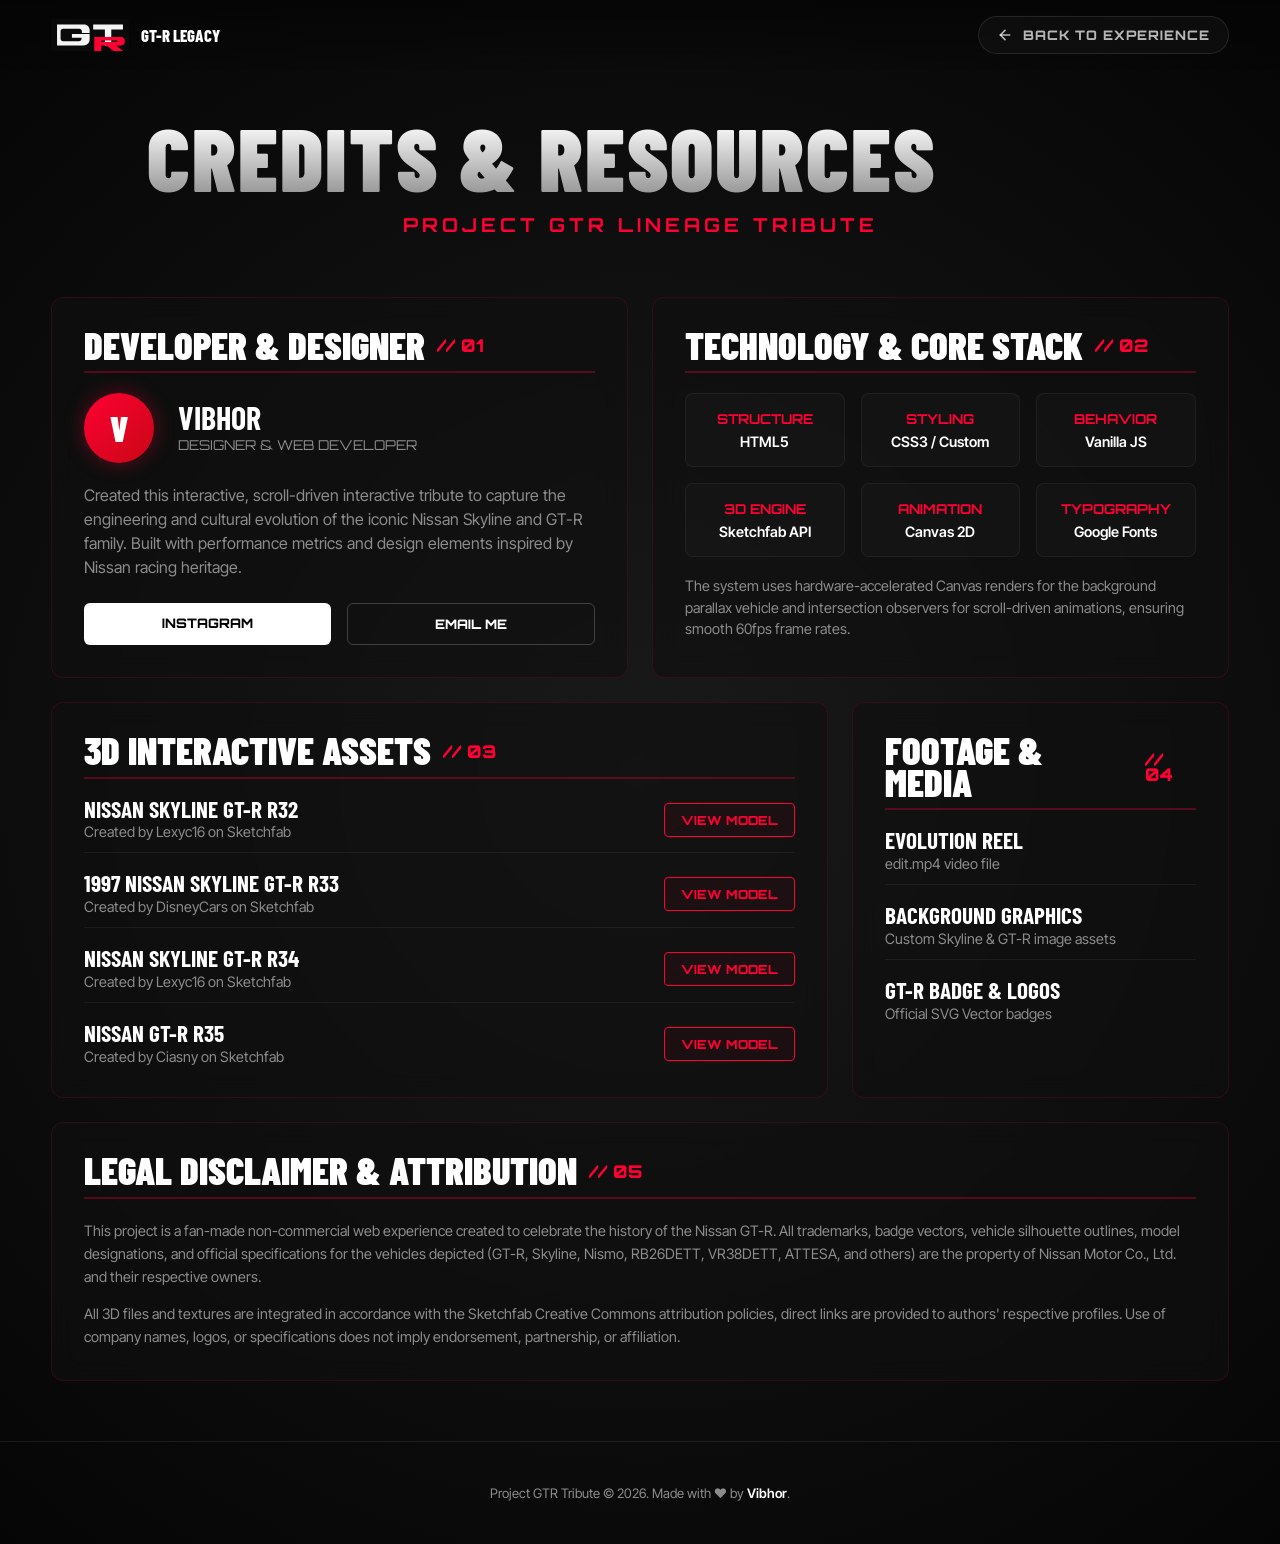
<file: credits.html>
<!doctype html>
<html lang="en">

<head>
  <meta charset="utf-8">
  <meta name="viewport" content="width=device-width, initial-scale=1">
  <title>Nissan GT-R Legacy | Credits & Resources</title>
  <meta name="description"
    content="Credits, references, and digital resources for the Project GTR tribute site.">
  <meta name="theme-color" content="#0a0a0a">
  <link rel="preconnect" href="https://fonts.googleapis.com">
  <link rel="preconnect" href="https://fonts.gstatic.com" crossorigin>
  <link
    href="https://fonts.googleapis.com/css2?family=Barlow+Condensed:wght@600;700;800;900&family=Inter+Tight:wght@400;500;600;700&family=Orbitron:wght@600;700;800&display=swap"
    rel="stylesheet">
  <link rel="icon" type="image/svg+xml" href="images/gt-r-badge.svg">
  <link rel="canonical" href="https://vibhorsxni.github.io/GTR-V2/credits.html">
  <link rel="stylesheet" href="css/styles.css">
  <style>
    /* Dedicated styles for credits page to ensure visual excellence and wow-factor */
    .credits-body {
      background: radial-gradient(circle at 50% 50%, #1a1a1a 0%, #0d0d0d 60%, #050505 100%);
      min-height: 100vh;
      display: flex;
      flex-direction: column;
    }

    .credits-container {
      width: min(1200px, 92vw);
      margin: 120px auto 60px;
      flex: 1;
    }

    .credits-header {
      text-align: center;
      margin-bottom: 60px;
    }

    .credits-header h1 {
      font-size: clamp(3rem, 7vw, 6.5rem);
      margin-bottom: 10px;
      background: linear-gradient(180deg, #fff 0%, #999 100%);
      -webkit-background-clip: text;
      -webkit-text-fill-color: transparent;
      letter-spacing: 2px;
    }

    .credits-header p {
      font-family: var(--font-tech);
      color: var(--red);
      font-size: clamp(0.9rem, 1.5vw, 1.25rem);
      text-transform: uppercase;
      letter-spacing: 4px;
      font-weight: 700;
    }

    /* Bento Grid style */
    .credits-bento {
      display: grid;
      grid-template-columns: repeat(12, 1fr);
      gap: 24px;
    }

    .bento-card {
      background: rgba(16, 16, 16, 0.65);
      border: 1px solid rgba(255, 0, 51, 0.15);
      border-radius: 12px;
      padding: 32px;
      backdrop-filter: blur(12px);
      transition: all 0.4s cubic-bezier(0.25, 0.46, 0.45, 0.94);
      display: flex;
      flex-direction: column;
      position: relative;
      overflow: hidden;
    }

    .bento-card::before {
      content: '';
      position: absolute;
      top: 0;
      left: 0;
      width: 100%;
      height: 3px;
      background: linear-gradient(90deg, transparent, var(--red), transparent);
      transform: translateX(-100%);
      transition: transform 0.6s ease;
    }

    .bento-card:hover {
      border-color: rgba(255, 0, 51, 0.45);
      transform: translateY(-5px);
      box-shadow: 0 15px 35px rgba(255, 0, 51, 0.08);
      background: rgba(20, 20, 20, 0.85);
    }

    .bento-card:hover::before {
      transform: translateX(100%);
    }

    .bento-card h2 {
      font-family: var(--font-display);
      font-size: clamp(1.8rem, 3vw, 2.6rem);
      margin: 0 0 20px;
      color: #ffffff;
      border-bottom: 2px solid rgba(255, 0, 51, 0.3);
      padding-bottom: 10px;
      display: flex;
      align-items: center;
      gap: 12px;
    }

    .bento-card h2 span {
      color: var(--red);
      font-family: var(--font-tech);
      font-size: 1.1rem;
    }

    /* Col spans for grid layout */
    .span-8 { grid-column: span 8; }
    .span-6 { grid-column: span 6; }
    .span-4 { grid-column: span 4; }
    .span-12 { grid-column: span 12; }

    /* Creator profiles and asset list styling */
    .asset-list {
      list-style: none;
      padding: 0;
      margin: 0;
      display: flex;
      flex-direction: column;
      gap: 20px;
    }

    .asset-item {
      display: flex;
      justify-content: space-between;
      align-items: center;
      border-bottom: 1px solid rgba(255, 255, 255, 0.06);
      padding-bottom: 12px;
    }

    .asset-item:last-child {
      border-bottom: none;
      padding-bottom: 0;
    }

    .asset-info h3 {
      font-family: var(--font-display);
      font-size: 1.45rem;
      margin: 0;
      color: #fff;
    }

    .asset-info p {
      margin: 4px 0 0;
      font-size: 0.9rem;
      color: var(--muted);
    }

    .asset-link {
      font-family: var(--font-tech);
      font-size: 0.78rem;
      color: var(--red);
      border: 1px solid var(--red);
      padding: 8px 16px;
      border-radius: 4px;
      text-transform: uppercase;
      font-weight: 800;
      transition: all 0.3s ease;
      background: rgba(255, 0, 51, 0.05);
    }

    .asset-link:hover {
      background: var(--red);
      color: #fff;
      box-shadow: 0 0 15px rgba(255, 0, 51, 0.4);
    }

    /* Developer profile card */
    .profile-card {
      display: flex;
      align-items: center;
      gap: 24px;
    }

    .profile-badge {
      width: 70px;
      height: 70px;
      background: linear-gradient(135deg, var(--red) 0%, var(--red-deep) 100%);
      border-radius: 50%;
      display: grid;
      place-items: center;
      font-family: var(--font-display);
      font-size: 2.2rem;
      font-weight: 900;
      color: #fff;
      box-shadow: 0 0 20px rgba(255, 0, 51, 0.35);
    }

    .profile-details h3 {
      font-family: var(--font-display);
      font-size: 2rem;
      margin: 0;
      color: #fff;
    }

    .profile-details p {
      margin: 4px 0 0;
      color: var(--muted);
      font-family: var(--font-tech);
      font-size: 0.85rem;
    }

    .profile-links {
      margin-top: 24px;
      display: flex;
      gap: 16px;
    }

    .profile-btn {
      flex: 1;
      text-align: center;
      padding: 12px;
      font-family: var(--font-tech);
      font-size: 0.82rem;
      font-weight: 800;
      border-radius: 6px;
      transition: all 0.3s ease;
      text-transform: uppercase;
    }

    .profile-btn--primary {
      background: #fff;
      color: #000;
    }

    .profile-btn--primary:hover {
      background: var(--red);
      color: #fff;
      box-shadow: 0 0 15px rgba(255, 0, 51, 0.4);
    }

    .profile-btn--secondary {
      border: 1px solid rgba(255, 255, 255, 0.2);
      color: #fff;
    }

    .profile-btn--secondary:hover {
      border-color: #fff;
      background: rgba(255, 255, 255, 0.05);
    }

    /* Stack items */
    .stack-grid {
      display: grid;
      grid-template-columns: repeat(3, 1fr);
      gap: 16px;
    }

    .stack-item {
      background: rgba(255, 255, 255, 0.02);
      border: 1px solid rgba(255, 255, 255, 0.05);
      border-radius: 8px;
      padding: 16px;
      text-align: center;
    }

    .stack-item h4 {
      font-family: var(--font-tech);
      font-size: 0.85rem;
      margin: 0;
      color: var(--red);
      text-transform: uppercase;
    }

    .stack-item p {
      font-size: 0.9rem;
      margin: 6px 0 0;
      color: #fff;
      font-weight: 600;
    }

    .disclaimer-text {
      color: var(--muted);
      line-height: 1.6;
      font-size: 0.9rem;
      margin: 0;
    }

    /* Return button styling */
    .back-btn {
      display: inline-flex;
      align-items: center;
      gap: 10px;
      color: rgba(255, 255, 255, 0.7);
      font-family: var(--font-tech);
      font-size: 0.82rem;
      font-weight: 800;
      text-transform: uppercase;
      letter-spacing: 1px;
      transition: all 0.3s ease;
      background: rgba(255, 255, 255, 0.03);
      border: 1px solid rgba(255, 255, 255, 0.1);
      padding: 10px 18px;
      border-radius: 30px;
    }

    .back-btn:hover {
      color: #fff;
      background: rgba(255, 0, 51, 0.15);
      border-color: var(--red);
      transform: translateX(-3px);
    }

    /* Footer styling */
    .credits-footer {
      border-top: 1px solid rgba(255, 255, 255, 0.08);
      padding: 30px 0;
      text-align: center;
      font-size: 0.82rem;
      color: var(--muted);
    }

    .credits-footer a {
      color: #fff;
      font-weight: 600;
    }

    .credits-footer a:hover {
      color: var(--red);
    }

    /* Responsive grid columns */
    @media (max-width: 1024px) {
      .span-8, .span-6, .span-4 {
        grid-column: span 12;
      }
      .stack-grid {
        grid-template-columns: repeat(2, 1fr);
      }
    }

    @media (max-width: 640px) {
      .credits-container {
        margin-top: 100px;
      }
      .stack-grid {
        grid-template-columns: 1fr;
      }
      .profile-card {
        flex-direction: column;
        text-align: center;
      }
      .profile-links {
        flex-direction: column;
        width: 100%;
      }
      .asset-item {
        flex-direction: column;
        align-items: flex-start;
        gap: 12px;
      }
      .asset-link {
        width: 100%;
        text-align: center;
      }
    }
  </style>
</head>

<body class="credits-body">

  <header class="topbar">
    <a href="index.html" class="brand" aria-label="GT-R Legacy home">
      <img src="images/gt-r-badge.svg" alt="">
      <span>GT-R Legacy</span>
    </a>
    <a href="index.html" class="back-btn" aria-label="Back to experience">
      <svg width="16" height="16" viewBox="0 0 24 24" fill="none" stroke="currentColor" stroke-width="2.5"
        stroke-linecap="round" stroke-linejoin="round" aria-hidden="true">
        <line x1="19" y1="12" x2="5" y2="12"></line>
        <polyline points="12 19 5 12 12 5"></polyline>
      </svg>
      Back to Experience
    </a>
  </header>

  <main class="credits-container">
    <div class="credits-header">
      <h1>Credits & Resources</h1>
      <p>Project GTR Lineage Tribute</p>
    </div>

    <div class="credits-bento">
      <!-- Creator / Designer info -->
      <section class="bento-card span-6" aria-label="Developer & Designer Profile">
        <h2>Developer & Designer <span>// 01</span></h2>
        <div class="profile-card">
          <div class="profile-badge" aria-hidden="true">V</div>
          <div class="profile-details">
            <h3>Vibhor</h3>
            <p>DESIGNER & WEB DEVELOPER</p>
          </div>
        </div>
        <p style="margin: 20px 0 0; line-height: 1.5; color: var(--muted);">
          Created this interactive, scroll-driven interactive tribute to capture the engineering and cultural evolution
          of the iconic Nissan Skyline and GT-R family. Built with performance metrics and design elements inspired by Nissan racing heritage.
        </p>
        <div class="profile-links">
          <a href="https://www.instagram.com/i.vibhor/" target="_blank" rel="noreferrer" class="profile-btn profile-btn--primary">Instagram</a>
          <a href="mailto:vibhorsxni@gmail.com" class="profile-btn profile-btn--secondary">Email Me</a>
        </div>
      </section>

      <!-- Tech Stack -->
      <section class="bento-card span-6" aria-label="Technical Stack">
        <h2>Technology & Core Stack <span>// 02</span></h2>
        <div class="stack-grid">
          <div class="stack-item">
            <h4>Structure</h4>
            <p>HTML5</p>
          </div>
          <div class="stack-item">
            <h4>Styling</h4>
            <p>CSS3 / Custom</p>
          </div>
          <div class="stack-item">
            <h4>Behavior</h4>
            <p>Vanilla JS</p>
          </div>
          <div class="stack-item">
            <h4>3D Engine</h4>
            <p>Sketchfab API</p>
          </div>
          <div class="stack-item">
            <h4>Animation</h4>
            <p>Canvas 2D</p>
          </div>
          <div class="stack-item">
            <h4>Typography</h4>
            <p>Google Fonts</p>
          </div>
        </div>
        <p style="margin: 18px 0 0; line-height: 1.5; color: var(--muted); font-size: 0.9rem;">
          The system uses hardware-accelerated Canvas renders for the background parallax vehicle and intersection observers for scroll-driven animations, ensuring smooth 60fps frame rates.
        </p>
      </section>

      <!-- 3D Models Credits -->
      <section class="bento-card span-8" aria-label="3D Model Attribution">
        <h2>3D Interactive Assets <span>// 03</span></h2>
        <ul class="asset-list">
          <li class="asset-item">
            <div class="asset-info">
              <h3>Nissan Skyline GT-R R32</h3>
              <p>Created by Lexyc16 on Sketchfab</p>
            </div>
            <a href="https://sketchfab.com/3d-models/nissan-skyline-r32-gt-r-8810e677eca543a6b840cf67dd064aa4"
              target="_blank" rel="noreferrer" class="asset-link" aria-label="View R32 model by Lexyc16 on Sketchfab">View Model</a>
          </li>
          <li class="asset-item">
            <div class="asset-info">
              <h3>1997 Nissan Skyline GT-R R33</h3>
              <p>Created by DisneyCars on Sketchfab</p>
            </div>
            <a href="https://sketchfab.com/3d-models/1997-nissan-skyline-gt-r-r33-d80ea5ec62ed433483fc62f55d14e410"
              target="_blank" rel="noreferrer" class="asset-link" aria-label="View R33 model by DisneyCars on Sketchfab">View Model</a>
          </li>
          <li class="asset-item">
            <div class="asset-info">
              <h3>Nissan Skyline GT-R R34</h3>
              <p>Created by Lexyc16 on Sketchfab</p>
            </div>
            <a href="https://sketchfab.com/3d-models/nissan-skyline-r34-gt-r-ff8fb2251dfa4bb9979e7022c5a6666c"
              target="_blank" rel="noreferrer" class="asset-link" aria-label="View R34 model by Lexyc16 on Sketchfab">View Model</a>
          </li>
          <li class="asset-item">
            <div class="asset-info">
              <h3>Nissan GT-R R35</h3>
              <p>Created by Ciasny on Sketchfab</p>
            </div>
            <a href="https://sketchfab.com/3d-models/nissan-gtr-r35-51c912a8310c4e00a82ad7673d84228a"
              target="_blank" rel="noreferrer" class="asset-link" aria-label="View R35 model by Ciasny on Sketchfab">View Model</a>
          </li>
        </ul>
      </section>

      <!-- Media references -->
      <section class="bento-card span-4" aria-label="Media Credits">
        <h2>Footage & Media <span>// 04</span></h2>
        <ul class="asset-list">
          <li class="asset-item">
            <div class="asset-info">
              <h3>Evolution Reel</h3>
              <p>edit.mp4 video file</p>
            </div>
          </li>
          <li class="asset-item">
            <div class="asset-info">
              <h3>Background Graphics</h3>
              <p>Custom Skyline & GT-R image assets</p>
            </div>
          </li>
          <li class="asset-item">
            <div class="asset-info">
              <h3>GT-R Badge & Logos</h3>
              <p>Official SVG Vector badges</p>
            </div>
          </li>
        </ul>
      </section>

      <!-- Disclaimer info -->
      <section class="bento-card span-12" aria-label="Legal Disclaimer">
        <h2>Legal Disclaimer & Attribution <span>// 05</span></h2>
        <p class="disclaimer-text">
          This project is a fan-made non-commercial web experience created to celebrate the history of the Nissan GT-R.
          All trademarks, badge vectors, vehicle silhouette outlines, model designations, and official specifications
          for the vehicles depicted (GT-R, Skyline, Nismo, RB26DETT, VR38DETT, ATTESA, and others) are the property of
          Nissan Motor Co., Ltd. and their respective owners.
        </p>
        <p class="disclaimer-text" style="margin-top: 14px;">
          All 3D files and textures are integrated in accordance with the Sketchfab Creative Commons attribution policies,
          direct links are provided to authors' respective profiles. Use of company names, logos, or specifications does not
          imply endorsement, partnership, or affiliation.
        </p>
      </section>
    </div>
  </main>

  <footer class="credits-footer">
    <div class="credits-container" style="margin: 0 auto; text-align: center;">
      <p>Project GTR Tribute © 2026. Made with ❤️ by <a href="https://www.instagram.com/i.vibhor/" target="_blank" rel="noreferrer">Vibhor</a>.</p>
    </div>
  </footer>
  <script>
    window.addEventListener('scroll', () => {
      const topbar = document.querySelector('.topbar');
      if (topbar) topbar.classList.toggle('is-scrolled', window.scrollY > 30);
    }, { passive: true });
  </script>
</body>

</html>
</file>
<file: css/styles.css>
:root {
  --bg-dark: #0a0a0a;
  --bg-deep: #111111;
  --bg-light: #f4f4f1;
  --text: #ffffff;
  --text-dark: #0a0a0a;
  --muted: #8c8c8c;
  --red: #ff0033;
  --red-deep: #c80815;
  --gold: #d4af37;
  --line: #343434;
  --font-display: "Barlow Condensed", Impact, sans-serif;
  --font-body: "Inter Tight", Arial, sans-serif;
  --font-tech: "Orbitron", monospace;
}

* {
  box-sizing: border-box;
}

html {
  scroll-behavior: smooth;
  scrollbar-width: none;
}

html::-webkit-scrollbar {
  display: none;
}

body {
  margin: 0;
  background: var(--bg-dark);
  color: var(--text);
  font-family: var(--font-body);
  overflow-x: hidden;
  width: 100%;
  max-width: 100vw;
}

body.is-loading {
  overflow: hidden;
}

a {
  color: inherit;
  text-decoration: none;
}

.sr-only {
  position: absolute;
  width: 1px;
  height: 1px;
  padding: 0;
  margin: -1px;
  overflow: hidden;
  clip: rect(0, 0, 0, 0);
  white-space: nowrap;
  border: 0;
}

.stage {
  position: fixed;
  inset: 0;
  z-index: 0;
  width: 100vw;
  height: 100vh;
  pointer-events: none;
  background: radial-gradient(circle at 50% 55%, #242424 0, #101010 42%, #050505 100%);
}

.loader {
  position: fixed;
  inset: 0;
  z-index: 9999;
  display: grid;
  place-items: center;
  align-content: center;
  gap: 28px;
  background: #050505;
  transition: opacity 700ms ease, visibility 700ms ease;
}

.loader.is-hidden {
  opacity: 0;
  visibility: hidden;
}

.loader__badge {
  width: min(220px, 58vw);
}

.loader p {
  width: min(780px, calc(100vw - 32px));
  margin: 0;
  font-family: var(--font-display);
  font-size: clamp(2rem, 7vw, 6.5rem);
  font-weight: 900;
  line-height: .82;
  text-align: center;
  text-transform: uppercase;
}

.loader__meta {
  display: grid;
  grid-template-columns: 1fr auto;
  gap: 18px;
  width: min(420px, calc(100vw - 48px));
  color: rgba(255, 255, 255, .72);
  font-family: var(--font-tech);
  font-size: .78rem;
  font-weight: 800;
  text-transform: uppercase;
}

.loader__meta::after {
  content: "";
  grid-column: 1 / -1;
  height: 2px;
  border-radius: 999px;
  background:
    linear-gradient(90deg, var(--red) var(--loader-progress, 0%), rgba(255, 255, 255, .16) var(--loader-progress, 0%));
  box-shadow: 0 0 24px rgba(255, 0, 51, .34);
  transition: background 160ms ease;
}

.loader__ring {
  width: 34px;
  height: 34px;
  border: 2px dotted var(--red);
  border-radius: 50%;
  animation: spin 1.2s linear infinite;
}


.brand,
.nav {
  display: flex;
  align-items: center;
}

.brand {
  gap: 12px;
  font-family: var(--font-display);
  font-size: 1.05rem;
  font-weight: 800;
  letter-spacing: 0;
  text-transform: uppercase;
}

.brand img {
  width: 78px;
}

.nav {
  gap: clamp(12px, 2.4vw, 34px);
  color: rgba(255, 255, 255, .8);
  font-size: .86rem;
  font-weight: 700;
  text-transform: uppercase;
}

.nav a:hover {
  color: var(--red);
}

main {
  position: relative;
}

.scroll-scene {
  min-height: 260vh;
}

.hero {
  --hero-progress: 0;
  position: relative;
  display: grid;
  grid-template-columns: 1fr;
  grid-template-rows: 1fr;
  align-items: start;
}

.hero-model {
  grid-column: 1;
  grid-row: 1;
  overflow: hidden;
  position: sticky;
  top: 0;
  z-index: 1;
  width: 100%;
  height: 100vh;
}

.hero-model::after {
  content: "";
  position: absolute;
  inset: 0;
  pointer-events: none;
  background:
    linear-gradient(90deg, rgba(5, 5, 5, .92), rgba(5, 5, 5, .18) 52%, rgba(5, 5, 5, .75)),
    linear-gradient(0deg, rgba(5, 5, 5, .9), transparent 28%, rgba(5, 5, 5, .4));
}

.hero-model iframe {
  width: 100%;
  height: 100%;
  border: 0;
  transform: scale(1.08);
}

.pinned-copy {
  position: sticky;
  top: 0;
  z-index: 2;
  min-height: 100vh;
  display: flex;
  flex-direction: column;
  justify-content: center;
  padding: 90px clamp(20px, 6vw, 88px);
}

.hero__copy {
  grid-column: 1;
  grid-row: 1;
  width: min(900px, 94vw);
  margin-top: 0;
  transform: translateY(calc(var(--hero-progress) * -10vh));
  opacity: clamp(0, calc(1.05 - (var(--hero-progress) * 2.2)), 1);
  will-change: transform, opacity;
  transition: opacity 0.1s linear, transform 0.1s linear;
}

.hero__scroll-hint {
  display: inline-flex;
  align-items: center;
  gap: 8px;
  align-self: flex-start;
  padding: 8px 18px;
  margin-bottom: 24px;
  border: 1px solid rgba(255, 255, 255, 0.25);
  border-radius: 999px;
  background: rgba(255, 255, 255, 0.06);
  color: rgba(255, 255, 255, 0.85);
  font-family: var(--font-body);
  text-transform: uppercase;
  font-size: 0.82rem;
  letter-spacing: 2px;
  text-decoration: none;
  cursor: pointer;
  transition: all 0.25s ease;
  backdrop-filter: blur(8px);
}

.hero__scroll-hint:hover,
.hero__scroll-hint:focus-visible {
  border-color: var(--red);
  background: rgba(255, 0, 51, 0.18);
  color: #fff;
  transform: translateY(2px);
  box-shadow: 0 4px 18px rgba(255, 0, 51, 0.25);
}

.hero__scroll-hint .scroll-arrow {
  display: inline-block;
  color: var(--red);
  font-size: 1.05rem;
  font-weight: 900;
  animation: bounceDown 1.8s infinite ease-in-out;
}

@keyframes bounceDown {
  0%, 100% { transform: translateY(0); }
  50% { transform: translateY(4px); }
}

.hero__quote-container {
  grid-column: 1;
  grid-row: 1;
  width: min(420px, 32vw);
  margin-top: 0;
  margin-left: auto;
  pointer-events: none;
  display: flex;
  flex-direction: column;
  justify-content: center;
  align-items: flex-end;
  text-align: right;
  z-index: 3;
  transform: translateY(calc((0.4 - var(--hero-progress)) * 14vh));
  opacity: clamp(0, calc((var(--hero-progress) - 0.22) * 2.8), 1);
  will-change: transform, opacity;
  transition: opacity 0.1s linear, transform 0.1s linear;
}

.hero__quote-text {
  font-family: var(--font-display);
  font-size: clamp(1.4rem, 2.2vw, 2.6rem);
  font-weight: 900;
  line-height: 1.05;
  text-transform: uppercase;
  color: var(--text);
  border-right: 4px solid var(--red);
  padding-right: 18px;
  margin: 0;
  letter-spacing: 0.02em;
  text-shadow: 0 4px 16px rgba(0, 0, 0, 0.72);
}

@media (max-width: 1024px) {
  .hero__quote-container {
    display: none;
  }
}

.eyebrow {
  margin: 0 0 18px;
  color: var(--red);
  font-family: var(--font-tech);
  font-size: clamp(.74rem, 1.1vw, 1rem);
  font-weight: 800;
  text-transform: uppercase;
}

h1,
h2,
h3,
p {
  letter-spacing: 0;
}

h1,
h2 {
  margin: 0;
  font-family: var(--font-display);
  font-weight: 900;
  line-height: .82;
  text-transform: uppercase;
}

h1 {
  max-width: 980px;
  font-size: clamp(4.7rem, 10vw, 11.5rem);
}

h2 {
  font-size: clamp(4rem, 9vw, 10.5rem);
}

h3 {
  margin: 0;
  font-family: var(--font-display);
  font-size: clamp(2rem, 4vw, 3.6rem);
  line-height: .9;
  text-transform: uppercase;
}

.button {
  display: inline-flex;
  align-items: center;
  justify-content: center;
  width: fit-content;
  min-height: 48px;
  margin-top: 34px;
  padding: 0 24px;
  border: 1px solid rgba(255, 255, 255, .65);
  border-radius: 999px;
  background: rgba(10, 10, 10, .42);
  color: #fff;
  font-weight: 800;
  text-transform: uppercase;
  backdrop-filter: blur(10px);
}

.button:hover {
  border-color: var(--red);
  background: var(--red);
}

.button--light {
  border-color: #fff;
  background: #fff;
  color: #000;
}

.section-band {
  position: relative;
  display: grid;
  gap: 40px;
  padding: clamp(72px, 12vw, 150px) clamp(20px, 6vw, 88px);
  background: var(--bg-light);
  color: var(--text-dark);
}

.section-label {
  display: flex;
  align-items: center;
  gap: 18px;
  color: var(--muted);
  font-weight: 800;
  text-transform: uppercase;
}

.section-label::after {
  content: "";
  height: 1px;
  flex: 1;
  background: currentColor;
  opacity: .4;
}

.intro__lead {
  width: min(1050px, 100%);
  margin: 0;
  font-family: var(--font-display);
  font-size: clamp(2.4rem, 5.7vw, 6.5rem);
  font-weight: 800;
  line-height: .9;
  text-transform: uppercase;
}

.generation {
  display: grid;
  grid-template-columns: minmax(0, 1fr) minmax(340px, .9fr);
  gap: clamp(28px, 5vw, 76px);
  align-items: center;
  min-height: 100vh;
  padding: clamp(72px, 10vw, 130px) clamp(20px, 6vw, 88px);
}

.generation--light {
  background: var(--bg-light);
  color: var(--text-dark);
}

.generation--dark {
  background: var(--bg-deep);
}

#r32 {
  background: linear-gradient(90deg, rgba(10, 10, 10, 0.82) 0%, rgba(10, 10, 10, 0.4) 100%), url("../images/336925615884476318.jpg") center center / cover no-repeat;
}

#r33 {
  background: linear-gradient(90deg, rgba(10, 10, 10, 0.82) 0%, rgba(10, 10, 10, 0.4) 100%), url("../images/986147649649193507.jpg") center center / cover no-repeat;
}

#r34 {
  background: linear-gradient(90deg, rgba(10, 10, 10, 0.4) 0%, rgba(10, 10, 10, 0.88) 100%), url("../images/269582727687922351.jpg") center center / cover no-repeat;
}

#r35 {
  background: linear-gradient(90deg, rgba(10, 10, 10, 0.4) 0%, rgba(10, 10, 10, 0.88) 100%), url("../images/GTR.png") center center / cover no-repeat;
}

.generation--dark blockquote {
  color: var(--red);
}

@media (max-width: 1024px) {
  #r32 {
    background: linear-gradient(180deg, rgba(10, 10, 10, 0.6) 0%, rgba(10, 10, 10, 0.9) 100%), url("../images/336925615884476318.jpg") center center / cover no-repeat;
  }

  #r33 {
    background: linear-gradient(180deg, rgba(10, 10, 10, 0.4) 0%, rgba(10, 10, 10, 0.9) 100%), url("../images/986147649649193507.jpg") center center / cover no-repeat;
  }

  #r34 {
    background: linear-gradient(180deg, rgba(10, 10, 10, 0.4) 0%, rgba(10, 10, 10, 0.9) 100%), url("../images/269582727687922351.jpg") center center / cover no-repeat;
  }

  #r35 {
    background: linear-gradient(180deg, rgba(10, 10, 10, 0.4) 0%, rgba(10, 10, 10, 0.9) 100%), url("../images/GTR.png") center center / cover no-repeat;
  }
}

.generation--wide {
  grid-template-columns: minmax(360px, .8fr) minmax(0, 1fr);
}

.generation__content p {
  max-width: 640px;
  margin: 24px 0 0;
  font-size: clamp(1.1rem, 1.6vw, 1.55rem);
  line-height: 1.35;
  font-weight: 600;
}

.generation__content blockquote {
  margin: 30px 0 0;
  padding-left: 22px;
  border-left: 4px solid var(--red);
  color: var(--red-deep);
  font-family: var(--font-display);
  font-size: clamp(2rem, 4vw, 4rem);
  font-weight: 800;
  line-height: .95;
  text-transform: uppercase;
}

.media-card,
.model-card {
  position: relative;
  min-height: clamp(330px, 46vw, 620px);
  overflow: hidden;
  border: 1px solid rgba(255, 0, 51, .35);
  border-radius: 8px;
  background:
    linear-gradient(135deg, rgba(255, 0, 51, .9), rgba(255, 0, 51, 0) 32%),
    radial-gradient(circle at 65% 35%, rgba(255, 255, 255, .4), transparent 22%),
    linear-gradient(145deg, #171717, #2b2b2b 46%, #050505);
}

.media-card::before,
.media-card::after {
  content: "";
  position: absolute;
  left: 9%;
  right: 9%;
  background: #070707;
  transform: skewX(-13deg);
}

.media-card::before {
  bottom: 33%;
  height: 18%;
  border-radius: 55% 60% 18% 18% / 80% 80% 20% 20%;
  box-shadow: inset 0 18px 0 rgba(255, 255, 255, .08);
}

.media-card::after {
  bottom: 23%;
  height: 12%;
  border-radius: 8px;
}

.media-card span {
  position: absolute;
  left: 24px;
  bottom: 18px;
  color: rgba(255, 255, 255, .86);
  font-family: var(--font-display);
  font-size: clamp(5rem, 13vw, 12rem);
  font-weight: 900;
  line-height: .8;
}

.media-card--r32 {
  background-color: #cfd2d1;
}

.media-card--r33 {
  background-color: #181d29;
}

.media-card--r34 {
  background-color: #225b88;
}

.model-card {
  position: relative;
  overflow: hidden;
  display: grid;
  background: #050505;
  box-shadow: 0 30px 90px rgba(0, 0, 0, .34);
}

.model-card iframe {
  width: 100%;
  height: 100%;
  min-height: inherit;
  border: 0;
}

.model-card a {
  position: absolute;
  left: 12px;
  bottom: 12px;
  z-index: 2;
  max-width: calc(100% - 24px);
  padding: 9px 12px;
  border: 1px solid rgba(255, 255, 255, .16);
  border-radius: 999px;
  background: rgba(0, 0, 0, .64);
  color: rgba(255, 255, 255, .8);
  font-size: .78rem;
  font-weight: 800;
  text-transform: uppercase;
  backdrop-filter: blur(10px);
}

.stats-grid,
.stats-row {
  display: grid;
  gap: 12px;
  margin: 32px 0 0;
}

.stats-grid {
  grid-template-columns: repeat(2, minmax(0, 1fr));
}

.stats-row {
  grid-template-columns: repeat(4, minmax(0, 1fr));
}

.stats-grid div,
.stats-row div,
.timeline__item {
  border-top: 1px solid rgba(128, 128, 128, .45);
  padding-top: 14px;
}

dt {
  color: var(--muted);
  font-size: .76rem;
  font-weight: 900;
  text-transform: uppercase;
}

dd {
  margin: 5px 0 0;
  font-family: var(--font-tech);
  font-size: clamp(1rem, 1.4vw, 1.35rem);
  font-weight: 800;
}

.feature-stat {
  min-height: 80vh;
  display: grid;
  place-items: center;
  padding: clamp(70px, 12vw, 160px) 20px;
  background: #080808;
}

.feature-stat__inner {
  width: min(1050px, 100%);
  text-align: center;
}

.feature-stat__number {
  display: block;
  color: var(--red);
  font-family: var(--font-tech);
  font-size: clamp(3.4rem, 10vw, 10rem);
  font-weight: 800;
}

.feature-stat p {
  margin: 20px auto 0;
  max-width: 760px;
  color: rgba(255, 255, 255, .78);
  font-size: clamp(1.1rem, 2vw, 1.8rem);
  line-height: 1.35;
}



.timeline {
  background: #f5f5f5;
}

.credits {
  background: #101010;
  color: #fff;
}

.credits__grid {
  display: grid;
  grid-template-columns: repeat(4, minmax(0, 1fr));
  gap: 18px;
}

.credits article {
  border-top: 1px solid rgba(255, 255, 255, .16);
  padding-top: 18px;
}

.credits h3 {
  color: var(--red);
}

.credits p {
  color: rgba(255, 255, 255, .72);
  font-weight: 600;
  line-height: 1.4;
}

.timeline__list {
  display: grid;
  grid-template-columns: repeat(5, minmax(150px, 1fr));
  gap: 18px;
}

.timeline__item span {
  color: var(--red);
  font-family: var(--font-tech);
  font-size: 1.35rem;
  font-weight: 800;
}

.timeline__item p {
  color: #4f4f4f;
  font-weight: 600;
  line-height: 1.35;
}

.quote {
  display: grid;
  place-items: center;
  min-height: 76vh;
  padding: 80px 20px;
  background: var(--bg-deep);
  text-align: center;
}

.quote blockquote {
  width: min(970px, 100%);
  margin: 0;
  font-family: var(--font-display);
  font-size: clamp(3rem, 7vw, 8rem);
  font-weight: 900;
  line-height: .86;
  text-transform: uppercase;
}

.quote p {
  color: var(--muted);
  font-weight: 800;
  text-transform: uppercase;
}

/* Split-Screen Layout for Text Pages */
.split-screen {
  display: grid;
  grid-template-columns: 1.2fr 1fr;
  gap: clamp(40px, 8vw, 100px);
  align-items: center;
  min-height: 100vh;
  padding: clamp(72px, 10vw, 130px) clamp(20px, 6vw, 88px);
  position: relative;
  overflow: hidden;
}

.split-screen__content {
  display: flex;
  flex-direction: column;
  justify-content: center;
  z-index: 2;
}

.split-screen__image {
  position: relative;
  min-height: 450px;
  overflow: hidden;
  border-radius: 12px;
  box-shadow:
    0 20px 60px rgba(255, 0, 51, .25),
    inset 0 1px 0 rgba(255, 255, 255, .1);
  border: 1px solid rgba(255, 0, 51, .3);
  background: linear-gradient(135deg, rgba(255, 0, 51, .15), transparent);
}

.split-screen__image img {
  width: 100%;
  height: 100%;
  object-fit: cover;
  object-position: center;
  display: block;
  filter: contrast(1.05) saturate(1.1);
  transition: transform 0.6s cubic-bezier(0.25, 0.46, 0.45, 0.94), filter 0.4s ease;
}

.split-screen__image:hover img {
  transform: scale(1.08);
  filter: contrast(1.15) saturate(1.2) brightness(1.05);
}

/* Intro split-screen adjustments */
.intro.split-screen {
  background: #0a0a0a;
}

.intro.split-screen .split-screen__content {
  gap: 24px;
}

.intro.split-screen .section-label {
  margin: 0;
}

.intro.split-screen .intro__lead {
  font-family: var(--font-display);
  font-size: clamp(1.8rem, 2.7vw, 2.9rem);
  font-weight: 800;
  line-height: 1.06;
  letter-spacing: 0.015em;
  text-transform: uppercase;
  margin: 0;
  color: var(--text);
  max-width: 680px;
}

/* Timeline split-screen adjustments */
.timeline.split-screen {
  background: #0a0a0a;
  color: var(--text);
}

.timeline.split-screen .section-label {
  color: var(--text);
}

.timeline.split-screen .section-label::after {
  background: var(--text);
}

.timeline.split-screen .timeline__list {
  grid-template-columns: repeat(auto-fit, minmax(160px, 1fr));
  gap: 24px;
}

.timeline.split-screen .timeline__item span {
  color: var(--red);
}

.timeline.split-screen .timeline__item p {
  color: #a0a0a0;
}

.timeline.split-screen .split-screen__image {
  min-height: auto;
  height: auto;
  border-color: rgba(255, 0, 51, 0.45);
  box-shadow: 0 0 40px rgba(255, 0, 51, 0.15);
}

.timeline.split-screen .split-screen__image video {
  width: 100%;
  aspect-ratio: 4 / 5;
  object-fit: cover;
  display: block;
  border-radius: 4px;
}

.section-label__title {
  font-family: var(--font-display);
  font-size: clamp(2rem, 3.8vw, 3.8rem);
  line-height: 0.94;
  margin: 14px 0 24px;
  color: #fff;
  text-transform: uppercase;
  letter-spacing: 1px;
}

.timeline.split-screen .timeline__item {
  display: block;
  text-decoration: none;
  color: inherit;
  cursor: pointer;
  transition: transform 0.3s ease, background-color 0.3s ease, border-color 0.3s ease;
  padding: 12px;
  border-radius: 8px;
  border: 1px solid transparent;
}

.timeline.split-screen .timeline__item:hover {
  transform: translateY(-5px);
  background: rgba(255, 255, 255, 0.05);
  border-color: rgba(255, 0, 51, 0.3);
}

.timeline.split-screen .timeline__item:focus-visible {
  outline: 2px solid var(--red);
  outline-offset: 4px;
}

/* Credits split-screen adjustments */
.credits.split-screen {
  background: #0f0f0f;
  color: #fff;
}

.credits.split-screen .credits__grid {
  grid-template-columns: repeat(2, minmax(0, 1fr));
  gap: 24px;
}

.credits.split-screen article {
  border-top: 1px solid rgba(255, 255, 255, .16);
}

.credits.split-screen h3 {
  color: var(--red);
  font-size: clamp(1.2rem, 2.2vw, 1.8rem);
}

/* Quote split-screen adjustments */
.quote.split-screen {
  display: grid;
  grid-template-columns: 1.2fr 1fr;
  gap: clamp(40px, 8vw, 100px);
  align-items: center;
  min-height: auto;
  padding: clamp(72px, 10vw, 130px) clamp(20px, 6vw, 88px);
  background: #0a0a0a;
  text-align: left;
}

.quote__content {
  display: flex;
  flex-direction: column;
  justify-content: center;
}

.quote.split-screen blockquote {
  width: 100%;
  font-size: clamp(2.8rem, 5.5vw, 6rem);
  line-height: 1;
  text-transform: uppercase;
  margin: 0 0 24px 0;
  color: var(--text);
}

.quote.split-screen p {
  color: var(--muted);
  font-weight: 800;
  text-transform: uppercase;
}

.quote.split-screen .split-screen__image {
  min-height: auto;
  height: auto;
  background: #0f1215;
  border-color: rgba(255, 0, 51, .45);
}

.quote.split-screen .split-screen__image img {
  width: 100%;
  height: 100%;
  object-fit: cover;
  object-position: center;
  filter: none;
}

/* Mobile responsiveness for split-screen */
@media (max-width: 1024px) {
  .split-screen {
    grid-template-columns: 1fr;
    gap: clamp(40px, 8vw, 60px);
    min-height: auto;
  }

  .split-screen__image {
    min-height: auto;
    aspect-ratio: 16/10;
    max-height: 340px;
    border-radius: 8px;
    overflow: hidden;
  }

  .intro.split-screen .split-screen__content {
    order: 1;
  }

  .intro.split-screen .split-screen__image {
    order: 2;
  }

  .quote.split-screen .split-screen__content {
    order: 1;
  }

  .quote.split-screen .split-screen__image {
    order: 2;
  }

  .timeline.split-screen .timeline__list {
    grid-template-columns: repeat(auto-fit, minmax(140px, 1fr));
  }

  .credits.split-screen .credits__grid {
    grid-template-columns: 1fr;
  }

  .quote.split-screen {
    grid-template-columns: 1fr;
  }

  .quote.split-screen blockquote {
    font-size: clamp(2rem, 5vw, 3.5rem);
  }

  .split-screen__image:hover img {
    transform: scale(1.04);
  }
}

@media (max-width: 640px) {
  .split-screen {
    padding: clamp(48px, 8vw, 72px) clamp(16px, 5vw, 20px);
  }

  .split-screen__image {
    min-height: 280px;
  }

  .intro.split-screen .intro__lead {
    font-size: clamp(2rem, 5vw, 3.2rem);
  }

  .quote.split-screen blockquote {
    font-size: clamp(1.6rem, 4vw, 2.6rem);
  }

  .timeline.split-screen .timeline__list {
    grid-template-columns: 1fr;
  }
}

.finale {
  --finale-progress: 0;
  min-height: 285vh;
  position: relative;
  background: #050505;
  color: #fff;
}

.finale__stage {
  position: sticky;
  top: 0;
  min-height: 100vh;
  overflow: hidden;
  background:
    radial-gradient(circle at 50% 45%, rgba(255, 0, 51, .28), transparent 30%),
    linear-gradient(180deg, #111 0%, #050505 48%, #000 100%);
}

.finale__stage iframe {
  position: absolute;
  inset: -10vh -10vw;
  width: 120vw;
  height: 120vh;
  border: 0;
  transform:
    translateX(calc((var(--finale-progress) - .5) * -6vw)) scale(calc(1.03 + (var(--finale-progress) * .07)));
  filter: saturate(1.08) contrast(1.05);
  transition: transform 120ms cubic-bezier(0.25, 0.46, 0.45, 0.94);
}

.finale__shade {
  position: absolute;
  inset: 0;
  pointer-events: none;
  background:
    linear-gradient(90deg, rgba(0, 0, 0, .84), rgba(0, 0, 0, .16) 50%, rgba(0, 0, 0, .74)),
    linear-gradient(180deg, rgba(0, 0, 0, .78), transparent 32%, rgba(0, 0, 0, .94) 88%),
    radial-gradient(circle at 50% 50%, transparent 28%, rgba(0, 0, 0, .64) 78%);
}

.finale__scroll-blocker {
  position: absolute;
  inset: 0;
  z-index: 1;
  pointer-events: none;
  display: grid;
  grid-template-columns: 1fr min(360px, 40vw) clamp(20px, 5vw, 86px);
  grid-template-rows: clamp(20px, 5vh, 40px) 240px 1fr;
}

.finale__scroll-blocker>.blocker {
  pointer-events: auto;
}

.blocker-top {
  grid-column: 1 / -1;
  grid-row: 1;
}

.blocker-bottom {
  grid-column: 1 / -1;
  grid-row: 3;
}

.blocker-left {
  grid-column: 1;
  grid-row: 2;
}

.blocker-right {
  grid-column: 3;
  grid-row: 2;
}

.finale__interactive-zone {
  grid-column: 2;
  grid-row: 2;
  pointer-events: none;
  border: 1px dashed rgba(255, 255, 255, 0.2);
  border-radius: 12px;
  background: rgba(255, 255, 255, 0.02);
  display: flex;
  align-items: center;
  justify-content: center;
  text-align: center;
  padding: 20px;
}

.finale__interactive-zone span {
  color: rgba(255, 255, 255, 0.3);
  font-family: var(--font-body);
  text-transform: uppercase;
  font-size: 0.85rem;
  letter-spacing: 1px;
  font-weight: 600;
}

.finale__motion-copy {
  position: absolute;
  top: 20vh;
  left: clamp(20px, 5vw, 86px);
  z-index: 2;
  width: min(1080px, 88vw);
  transform:
    translateY(calc(var(--finale-progress) * -16vh)) translateX(calc(var(--finale-progress) * 3vw));
  opacity: clamp(.16, calc(1.15 - (var(--finale-progress) * 1.6)), 1);
  will-change: transform, opacity;
}

.finale__motion-copy h2 {
  margin: 0;
  max-width: 1120px;
  font-size: clamp(5.2rem, 13.5vw, 16rem);
  line-height: .78;
  text-align: left;
}

.finale__motion-copy>p:not(.eyebrow) {
  max-width: 540px;
  margin: 24px 0 0;
  color: rgba(255, 255, 255, .76);
  font-size: clamp(1.08rem, 1.55vw, 1.45rem);
  line-height: 1.32;
  font-weight: 700;
}

.finale__motion-copy .button {
  margin-top: 30px;
}

.finale__specs {
  position: absolute;
  left: clamp(20px, 5vw, 86px);
  right: clamp(20px, 5vw, 86px);
  bottom: clamp(280px, 35vh, 380px);
  z-index: 2;
  display: grid;
  grid-template-columns: repeat(3, minmax(0, 1fr));
  gap: 1px;
  margin: 0;
  opacity: clamp(0, calc((var(--finale-progress) - .18) * 3), 1);
  transform: translateY(calc((1 - var(--finale-progress)) * 42px));
  will-change: opacity, transform;
}

.finale__specs div {
  padding: 16px 18px;
  border-left: 1px solid rgba(255, 255, 255, .42);
  background: linear-gradient(90deg, rgba(0, 0, 0, .42), rgba(0, 0, 0, .08));
  backdrop-filter: blur(8px);
}

.finale__info {
  position: absolute;
  left: clamp(20px, 5vw, 86px);
  right: clamp(20px, 5vw, 86px);
  bottom: 20px;
  z-index: 3;
  display: grid;
  grid-template-columns: minmax(220px, 1.15fr) minmax(250px, .9fr) minmax(190px, .7fr);
  column-gap: clamp(28px, 5vw, 88px);
  row-gap: 18px;
  padding-top: 28px;
  border-top: 1px solid rgba(255, 255, 255, .62);
  text-align: left;
  opacity: clamp(.05, calc((var(--finale-progress) - .35) * 2), 1);
  transform: translateY(calc((1 - var(--finale-progress)) * 40px));
  will-change: opacity, transform;
}

.finale__rule {
  display: none;
}

.finale__brand {
  display: grid;
  align-content: start;
  gap: 16px;
}

.finale__brand img {
  width: 78px;
}

.finale__brand strong {
  font-size: clamp(2.1rem, 3vw, 4.2rem);
  line-height: .82;
  font-weight: 900;
}

.finale__info address,
.finale__info nav {
  display: grid;
  align-content: start;
  gap: 8px;
  font-style: normal;
  font-size: clamp(1.02rem, 1.15vw, 1.35rem);
  line-height: 1.14;
  font-weight: 800;
}

.finale__info address::before,
.finale__info nav::before {
  color: var(--red);
  font-family: var(--font-tech);
  font-size: .68rem;
  font-weight: 800;
  text-transform: uppercase;
}

.finale__info address::before {
  content: "Contact";
}

.finale__info nav::before {
  content: "Links";
}

.finale__info a,
.finale__info span {
  max-width: 100%;
  overflow-wrap: anywhere;
}

.finale__info a:hover {
  color: var(--red);
}

.finale__info p {
  grid-column: 1 / -1;
  max-width: 980px;
  margin: 4px 0 0;
  color: rgba(255, 255, 255, .38);
  font-size: .78rem;
  font-weight: 700;
  line-height: 1.42;
}

.reveal {
  opacity: 0;
  transform: translateY(36px);
  transition: opacity 700ms ease, transform 700ms ease;
}

.reveal.is-visible {
  opacity: 1;
  transform: translateY(0);
}

@keyframes spin {
  to {
    transform: rotate(360deg);
  }
}

/* ==========================================================================
   MOBILE & TABLET RESPONSIVE STYLES (<= 980px)
   ========================================================================== */
@media (max-width: 980px) {

  /* Hero Section: Direct scroll and ambient background */
  .hero.scroll-scene {
    min-height: 100vh;
    min-height: 100dvh;
    position: relative;
    overflow: hidden;
  }

  .hero-model {
    position: absolute;
    inset: 0;
    width: 100%;
    height: 100%;
    z-index: 1;
    pointer-events: none !important;
  }

  .hero-model iframe {
    width: 100%;
    height: 100%;
    border: 0;
    pointer-events: none !important;
    transform: scale(1.15) translateY(4%);
  }

  .hero-model::after {
    background:
      linear-gradient(180deg, rgba(5, 5, 5, 0.75) 0%, rgba(5, 5, 5, 0.28) 45%, rgba(5, 5, 5, 0.88) 100%);
  }

  .pinned-copy {
    position: relative;
    top: auto;
    z-index: 2;
    min-height: 100vh;
    min-height: 100dvh;
    padding: calc(84px + env(safe-area-inset-top, 0px)) 20px calc(40px + env(safe-area-inset-bottom, 0px));
    display: flex;
    flex-direction: column;
    justify-content: center;
  }

  .hero__copy {
    margin-top: 0;
    transform: none !important;
    opacity: 1 !important;
    pointer-events: auto;
  }

  .hero__copy h1 {
    font-size: clamp(3.2rem, 14vw, 5.2rem);
    line-height: 0.88;
  }

  .hero__copy p {
    font-size: clamp(1rem, 3.8vw, 1.25rem);
    line-height: 1.4;
    max-width: 100%;
  }

  /* Generation Sections */
  .generation,
  .generation--wide {
    grid-template-columns: 1fr;
    gap: 24px;
    min-height: auto;
    padding: clamp(48px, 8vw, 72px) clamp(16px, 4vw, 24px);
  }

  .generation--dark .generation__media {
    order: -1;
  }

  .media-card,
  .model-card {
    min-height: 250px;
    height: 260px;
    max-height: 42vh;
    border-radius: 8px;
    overflow: hidden;
  }

  .model-card iframe {
    width: 100%;
    height: 100%;
    border: 0;
  }

  .generation__content h2 {
    font-size: clamp(3.2rem, 12vw, 5.5rem);
    line-height: 0.88;
    margin: 0;
  }

  .generation__content p {
    font-size: clamp(0.98rem, 3.6vw, 1.2rem);
    margin: 14px 0 0;
    line-height: 1.4;
  }

  .stats-grid {
    grid-template-columns: repeat(2, minmax(0, 1fr)) !important;
    gap: 12px;
    margin: 20px 0 0;
  }

  .stats-grid div {
    padding: 10px 12px;
    background: rgba(255, 255, 255, 0.04);
    border: 1px solid rgba(255, 255, 255, 0.08);
    border-radius: 6px;
  }

  .stats-grid dt {
    font-size: 0.72rem;
  }

  .stats-grid dd {
    font-size: 1.08rem;
    margin-top: 4px;
  }

  .timeline__list,
  .stats-row,
  .credits__grid {
    grid-template-columns: repeat(2, minmax(0, 1fr));
    gap: 12px;
  }

  .r32-drawer-trigger,
  .r33-drawer-trigger,
  .r34-drawer-trigger,
  .r35-drawer-trigger {
    width: 100%;
    justify-content: center;
    margin-top: 22px;
  }

  /* Finale Section */
  .finale {
    min-height: auto;
    position: relative;
    background: #080808;
    color: #fff;
    overflow: hidden;
    padding: 0;
  }

  .finale__stage {
    position: relative;
    top: auto;
    min-height: auto;
    height: auto;
    overflow: visible;
    background: transparent;
    display: flex;
    flex-direction: column;
  }

  .finale__stage iframe {
    position: absolute;
    top: 0;
    left: 0;
    width: 100%;
    height: 360px;
    border: 0;
    pointer-events: none !important;
    filter: saturate(1.1) contrast(1.05);
    opacity: 0.65;
    z-index: 0;
  }

  .finale__shade {
    position: absolute;
    top: 0;
    left: 0;
    right: 0;
    height: 360px;
    background: linear-gradient(180deg, rgba(8, 8, 8, 0.3) 0%, rgba(8, 8, 8, 0.85) 75%, #080808 100%);
    pointer-events: none;
    z-index: 1;
  }

  .finale__scroll-blocker {
    display: none !important;
  }

  .finale__motion-copy {
    position: relative;
    top: auto;
    left: auto;
    z-index: 2;
    padding: calc(48px + env(safe-area-inset-top, 0px)) 20px 20px;
    transform: none !important;
    opacity: 1 !important;
  }

  .finale__motion-copy h2 {
    font-size: clamp(3.2rem, 12vw, 5.5rem);
    line-height: 0.88;
    margin: 0;
  }

  .finale__motion-copy > p:not(.eyebrow) {
    font-size: clamp(1rem, 3.8vw, 1.25rem);
    margin: 16px 0 0;
    max-width: 100%;
    color: rgba(255, 255, 255, 0.8);
  }

  .finale__specs {
    position: relative;
    left: auto;
    right: auto;
    bottom: auto;
    z-index: 2;
    display: grid !important;
    grid-template-columns: repeat(3, minmax(0, 1fr)) !important;
    gap: 8px;
    margin: 16px 20px 32px;
    transform: none !important;
    opacity: 1 !important;
  }

  .finale__specs div {
    padding: 12px 10px;
    border-left: 2px solid var(--red);
    background: rgba(255, 255, 255, 0.04);
    border-radius: 4px;
  }

  .finale__specs dt {
    font-size: 0.72rem;
  }

  .finale__specs dd {
    font-size: 1.05rem;
    margin-top: 4px;
  }

  .finale__info {
    position: relative;
    left: auto;
    right: auto;
    bottom: auto;
    z-index: 2;
    display: flex;
    flex-direction: column;
    gap: 24px;
    padding: 28px 20px calc(48px + env(safe-area-inset-bottom, 0px));
    margin: 0;
    border-top: 1px solid rgba(255, 255, 255, 0.15);
    transform: none !important;
    opacity: 1 !important;
  }

  .finale__brand strong {
    font-size: clamp(1.4rem, 4.8vw, 1.9rem);
    line-height: 1.15;
    word-break: keep-all;
    overflow-wrap: normal;
  }

  .finale__info address,
  .finale__info nav {
    font-size: 1rem;
    gap: 10px;
  }

  .finale__info p {
    margin-top: 12px;
    font-size: 0.75rem;
    line-height: 1.5;
  }
}

@media (hover: none) and (pointer: coarse) {
  /* Prevent touch devices from intercepting scroll gestures on ambient 3D viewports */
  .hero-model,
  .hero-model iframe,
  .finale__stage iframe {
    pointer-events: none !important;
  }
}

@media (max-width: 560px) {
  .brand span {
    display: none;
  }

  .topbar {
    padding: 14px 18px;
  }

  h1 {
    font-size: clamp(3.2rem, 15vw, 5.5rem);
  }

  h2 {
    font-size: clamp(2.8rem, 13vw, 4.8rem);
  }

  .section-band,
  .generation {
    padding-left: 16px;
    padding-right: 16px;
  }

  .timeline__list,
  .credits__grid {
    grid-template-columns: 1fr;
  }
}

/* ═══════════════════════════════════════════════════════
   R32 GODZILLA CHRONICLES — SLIDE-IN DRAWER (CINEMATIC)
   ═══════════════════════════════════════════════════════ */

/* Minimal Trigger Button */
.r32-cinematic-trigger {
  display: inline-flex;
  align-items: center;
  justify-content: center;
  width: fit-content;
  margin-top: 34px;
  padding: 14px 0;
  border: none;
  background: transparent;
  color: #fff;
  font-family: var(--font-tech);
  font-size: 0.85rem;
  font-weight: 800;
  letter-spacing: 2px;
  text-transform: uppercase;
  cursor: pointer;
  border-bottom: 1px solid rgba(255, 255, 255, 0.3);
  transition: all 0.3s ease;
}

.r32-cinematic-trigger:hover {
  border-bottom-color: var(--red);
  color: var(--red);
}


/* ==========================================================================
   NAVIGATION, TOPBAR & MOBILE MENU
   ========================================================================== */
.topbar {
  position: fixed;
  top: 0;
  left: 0;
  right: 0;
  z-index: 80;
  display: flex;
  align-items: center;
  justify-content: space-between;
  gap: 20px;
  padding: calc(16px + env(safe-area-inset-top, 0px)) clamp(18px, 4vw, 54px) 16px;
  background: linear-gradient(180deg, rgba(5, 5, 5, 0.88) 0%, rgba(5, 5, 5, 0) 100%);
  transition: background-color 0.3s ease, padding 0.3s ease, border-color 0.3s ease;
}

.topbar.is-scrolled {
  background: rgba(8, 8, 8, 0.94);
  backdrop-filter: blur(18px);
  -webkit-backdrop-filter: blur(18px);
  border-bottom: 1px solid rgba(255, 255, 255, 0.08);
  padding-top: calc(12px + env(safe-area-inset-top, 0px));
  padding-bottom: 12px;
}

.nav {
  display: flex;
  align-items: center;
  gap: clamp(12px, 1.8vw, 28px);
  font-family: var(--font-tech);
  font-size: 0.82rem;
  font-weight: 700;
  letter-spacing: 1.5px;
  text-transform: uppercase;
}

.nav a {
  position: relative;
  color: rgba(255, 255, 255, 0.72);
  padding: 6px 0;
  transition: color 0.2s ease;
}

.nav a::after {
  content: '';
  position: absolute;
  bottom: 0;
  left: 0;
  width: 0;
  height: 2px;
  background: var(--red);
  transition: width 0.25s ease;
}

.nav a:hover,
.nav a.is-active {
  color: #fff;
}

.nav a:hover::after,
.nav a.is-active::after {
  width: 100%;
}

/* Mobile Hamburger Toggle Button */
.nav-toggle {
  display: none;
  flex-direction: column;
  justify-content: space-between;
  width: 44px;
  height: 44px;
  padding: 13px 10px;
  background: rgba(255, 255, 255, 0.06);
  border: 1px solid rgba(255, 255, 255, 0.18);
  border-radius: 6px;
  cursor: pointer;
  z-index: 60;
  transition: background-color 0.2s ease, border-color 0.2s ease;
}

.nav-toggle:hover,
.nav-toggle:focus-visible {
  background: rgba(255, 0, 51, 0.18);
  border-color: var(--red);
}

.nav-toggle__bar {
  display: block;
  width: 100%;
  height: 2px;
  background: #fff;
  border-radius: 2px;
  transition: transform 0.3s cubic-bezier(0.16, 1, 0.3, 1), opacity 0.2s ease;
}

.nav-toggle[aria-expanded="true"] .nav-toggle__bar:nth-child(1) {
  transform: translateY(6px) rotate(45deg);
}

.nav-toggle[aria-expanded="true"] .nav-toggle__bar:nth-child(2) {
  opacity: 0;
}

.nav-toggle[aria-expanded="true"] .nav-toggle__bar:nth-child(3) {
  transform: translateY(-6px) rotate(-45deg);
}

/* Mobile Nav Backdrop */
.nav-backdrop {
  position: fixed;
  inset: 0;
  background: rgba(0, 0, 0, 0.75);
  backdrop-filter: blur(8px);
  -webkit-backdrop-filter: blur(8px);
  z-index: 70;
  opacity: 0;
  visibility: hidden;
  pointer-events: none;
  transition: opacity 0.35s ease, visibility 0s linear 0.35s;
}

.nav-backdrop.is-open {
  opacity: 1;
  visibility: visible;
  pointer-events: auto;
  transition-delay: 0s;
}

@media (max-width: 768px) {
  .nav-toggle {
    display: flex;
    position: relative;
    z-index: 85;
  }

  .nav-backdrop {
    z-index: 70;
  }

  .nav {
    position: fixed;
    top: 0;
    right: 0;
    width: min(78vw, 300px);
    height: 100vh;
    height: 100dvh;
    background: rgba(12, 12, 12, 0.98);
    backdrop-filter: blur(28px);
    -webkit-backdrop-filter: blur(28px);
    border-left: 1px solid rgba(255, 255, 255, 0.12);
    flex-direction: column;
    align-items: flex-start;
    justify-content: flex-start;
    padding: calc(84px + env(safe-area-inset-top, 0px)) 24px calc(40px + env(safe-area-inset-bottom, 0px));
    gap: 12px;
    transform: translateX(100%);
    visibility: hidden;
    pointer-events: none;
    transition: transform 0.35s cubic-bezier(0.16, 1, 0.3, 1), visibility 0s linear 0.35s;
    z-index: 75;
    box-shadow: -15px 0 45px rgba(0, 0, 0, 0.85);
  }

  .nav.is-open {
    transform: translateX(0);
    visibility: visible;
    pointer-events: auto;
    transition-delay: 0s;
  }

  .nav a {
    font-size: 1.1rem;
    width: 100%;
    padding: 10px 0;
    border-bottom: 1px solid rgba(255, 255, 255, 0.08);
  }
}

/* Floating Back to Top Button */
.back-to-top {
  position: fixed;
  bottom: calc(24px + env(safe-area-inset-bottom, 0px));
  right: calc(24px + env(safe-area-inset-right, 0px));
  z-index: 45;
  width: 48px;
  height: 48px;
  border-radius: 50%;
  background: rgba(15, 15, 15, 0.88);
  border: 1px solid rgba(255, 0, 51, 0.55);
  color: #fff;
  display: flex;
  align-items: center;
  justify-content: center;
  cursor: pointer;
  opacity: 0;
  visibility: hidden;
  transform: translateY(16px);
  transition: opacity 0.3s ease, transform 0.3s ease, background-color 0.2s ease, border-color 0.2s ease;
  box-shadow: 0 10px 25px rgba(0, 0, 0, 0.6);
  backdrop-filter: blur(10px);
  -webkit-backdrop-filter: blur(10px);
}

.back-to-top.is-visible {
  opacity: 1;
  visibility: visible;
  transform: translateY(0);
}

.back-to-top:hover {
  background: var(--red);
  border-color: var(--red);
  transform: translateY(-3px);
  box-shadow: 0 14px 30px rgba(255, 0, 51, 0.45);
}

/* 3D Model Card Skeletons */
.model-card__loading {
  position: absolute;
  inset: 0;
  display: flex;
  flex-direction: column;
  align-items: center;
  justify-content: center;
  gap: 14px;
  background: #090909;
  color: rgba(255, 255, 255, 0.6);
  font-family: var(--font-tech);
  font-size: 0.82rem;
  text-transform: uppercase;
  letter-spacing: 1.5px;
  pointer-events: none;
  transition: opacity 0.4s ease, visibility 0s linear 0.4s;
  z-index: 1;
}

.model-card__loading.is-loaded {
  opacity: 0;
  visibility: hidden;
  transition-delay: 0s;
}

.model-card__spinner {
  width: 32px;
  height: 32px;
  border: 3px solid rgba(255, 255, 255, 0.12);
  border-top-color: var(--red);
  border-radius: 50%;
  animation: spin 0.9s linear infinite;
}

@keyframes spin {
  to { transform: rotate(360deg); }
}



/* ==========================================================================
   UNIFIED GENERATION DRAWER SYSTEM (R32, R33, R34, R35)
   ========================================================================== */

/* Drawer Triggers */
.gen-drawer-trigger,
.r32-drawer-trigger,
.r33-drawer-trigger,
.r34-drawer-trigger,
.r35-drawer-trigger {
  display: inline-flex;
  align-items: center;
  gap: 12px;
  width: fit-content;
  min-height: 52px;
  margin-top: 34px;
  padding: 0 18px 0 22px;
  border: 1px solid rgba(255, 0, 51, 0.62);
  border-radius: 8px;
  background: rgba(0, 0, 0, 0.68);
  box-shadow: inset 4px 0 0 var(--red), 0 10px 30px rgba(0, 0, 0, 0.5);
  color: #fff;
  font-family: var(--font-tech);
  font-size: 0.82rem;
  font-weight: 800;
  text-transform: uppercase;
  letter-spacing: 1.5px;
  cursor: pointer;
  transition: transform 0.25s cubic-bezier(0.16, 1, 0.3, 1), background-color 0.25s ease, border-color 0.25s ease, box-shadow 0.25s ease;
  will-change: transform, background-color, box-shadow;
}

.gen-drawer-trigger:hover,
.r32-drawer-trigger:hover,
.r33-drawer-trigger:hover,
.r34-drawer-trigger:hover,
.r35-drawer-trigger:hover {
  transform: translateY(-2px);
  background: var(--red);
  border-color: var(--red);
  box-shadow: inset 4px 0 0 #fff, 0 18px 36px rgba(255, 0, 51, 0.35);
  color: #fff;
}

.gen-drawer-trigger:focus-visible,
.r32-drawer-trigger:focus-visible,
.r33-drawer-trigger:focus-visible,
.r34-drawer-trigger:focus-visible,
.r35-drawer-trigger:focus-visible {
  outline: 2px solid #fff;
  outline-offset: 4px;
}

/* Drawer Overlay Container */
.gen-drawer,
.r32-drawer,
.r33-drawer,
.r34-drawer,
.r35-drawer {
  position: fixed;
  inset: 0;
  z-index: 100;
  pointer-events: none;
  visibility: hidden;
  overflow: hidden; /* Prevents off-screen panel from causing page horizontal overflow */
  transition: visibility 0s linear 0.55s;
}

.gen-drawer.is-open,
.r32-drawer.is-open,
.r33-drawer.is-open,
.r34-drawer.is-open,
.r35-drawer.is-open {
  pointer-events: auto;
  visibility: visible;
  transition-delay: 0s;
}

/* Backdrop */
.gen-drawer__backdrop,
.r32-drawer__backdrop,
.r33-drawer__backdrop,
.r34-drawer__backdrop,
.r35-drawer__backdrop {
  position: absolute;
  inset: 0;
  background: rgba(0, 0, 0, 0.92);
  backdrop-filter: blur(20px);
  -webkit-backdrop-filter: blur(20px);
  opacity: 0;
  transition: opacity 0.5s ease;
}

.gen-drawer.is-open .gen-drawer__backdrop,
.r32-drawer.is-open .r32-drawer__backdrop,
.r33-drawer.is-open .r33-drawer__backdrop,
.r34-drawer.is-open .r34-drawer__backdrop,
.r35-drawer.is-open .r35-drawer__backdrop {
  opacity: 1;
}

/* Slide-in Panel */
.gen-drawer__panel,
.r32-drawer__panel,
.r33-drawer__panel,
.r34-drawer__panel,
.r35-drawer__panel {
  position: absolute;
  top: 0;
  right: 0;
  width: 100vw;
  height: 100vh;
  display: flex;
  flex-direction: column;
  background: #000;
  transform: translateX(100%);
  transition: transform 0.55s cubic-bezier(0.16, 1, 0.3, 1);
  overflow-y: auto;
  overflow-x: hidden;
  -webkit-overflow-scrolling: touch;
}

.gen-drawer.is-open .gen-drawer__panel,
.r32-drawer.is-open .r32-drawer__panel,
.r33-drawer.is-open .r33-drawer__panel,
.r34-drawer.is-open .r34-drawer__panel,
.r35-drawer.is-open .r35-drawer__panel {
  transform: translateX(0);
}

/* Sticky Header */
.gen-drawer__header,
.r32-drawer__header,
.r33-drawer__header,
.r34-drawer__header,
.r35-drawer__header {
  position: sticky;
  top: 0;
  z-index: 10;
  display: flex;
  align-items: center;
  justify-content: space-between;
  gap: 24px;
  padding: 18px clamp(18px, 4vw, 54px);
  border-bottom: 1px solid rgba(255, 255, 255, 0.08);
  background: rgba(0, 0, 0, 0.85);
  backdrop-filter: blur(18px);
  -webkit-backdrop-filter: blur(18px);
}

.gen-drawer__title,
.r32-drawer__title,
.r33-drawer__title,
.r34-drawer__title,
.r35-drawer__title {
  font-size: clamp(1.8rem, 3.8vw, 3.8rem);
  line-height: 0.9;
  margin: 0;
}

.gen-drawer__close,
.r32-drawer__close,
.r33-drawer__close,
.r34-drawer__close,
.r35-drawer__close {
  display: inline-flex;
  align-items: center;
  justify-content: center;
  min-width: 50px;
  min-height: 50px;
  border: 1px solid rgba(255, 255, 255, 0.16);
  border-radius: 8px;
  background: rgba(255, 255, 255, 0.06);
  color: #fff;
  cursor: pointer;
  transition: background 220ms ease, color 220ms ease, transform 220ms ease;
}

.gen-drawer__close:hover,
.r32-drawer__close:hover,
.r33-drawer__close:hover,
.r34-drawer__close:hover,
.r35-drawer__close:hover {
  transform: translateY(-2px);
  background: #fff;
  color: #050505;
}

/* Content Container */
.gen-drawer__content,
.r32-drawer__content,
.r33-drawer__content,
.r34-drawer__content,
.r35-drawer__content {
  width: 100%;
  max-width: none;
  padding-bottom: 0;
}

/* Cinema Hero Section */
.gen-cinema,
.r32-cinema,
.r33-cinema,
.r34-cinema,
.r35-cinema {
  position: relative;
  min-height: calc(100vh - 118px);
  display: grid;
  align-items: end;
  overflow: hidden;
  border-bottom: 1px solid rgba(255, 255, 255, 0.1);
  background: #030303;
}

.gen-cinema video,
.r32-cinema video,
.r33-cinema video,
.r34-cinema video,
.r35-cinema video {
  position: absolute;
  inset: 0;
  width: 100%;
  height: 100%;
  object-fit: cover;
  filter: saturate(1.1) contrast(1.1) brightness(1.15);
}

.gen-cinema__shade,
.r32-cinema__shade,
.r33-cinema__shade,
.r34-cinema__shade,
.r35-cinema__shade {
  position: absolute;
  inset: 0;
  background:
    linear-gradient(90deg, rgba(0, 0, 0, 0.65), rgba(0, 0, 0, 0.05) 54%, rgba(0, 0, 0, 0.55)),
    linear-gradient(180deg, rgba(0, 0, 0, 0.45), transparent 38%, rgba(0, 0, 0, 0.9) 100%);
}

.gen-cinema__copy,
.r32-cinema__copy,
.r33-cinema__copy,
.r34-cinema__copy,
.r35-cinema__copy {
  position: relative;
  z-index: 2;
  width: min(980px, 92vw);
  padding: clamp(86px, 12vw, 160px) clamp(20px, 6vw, 86px);
}

.gen-cinema__copy h3,
.r32-cinema__copy h3,
.r33-cinema__copy h3,
.r34-cinema__copy h3,
.r35-cinema__copy h3 {
  max-width: 860px;
  font-size: clamp(2.4rem, 6.2vw, 7rem);
  line-height: 0.86;
}

.gen-cinema__cta,
.r32-cinema__cta,
.r33-cinema__cta,
.r34-cinema__cta,
.r35-cinema__cta {
  display: inline-flex;
  margin-top: 28px;
  padding: 12px 0;
  border-bottom: 2px solid var(--red);
  color: #fff;
  font-family: var(--font-tech);
  font-size: 0.82rem;
  font-weight: 800;
  text-transform: uppercase;
}

.gen-cinema__meters,
.r32-cinema__meters,
.r33-cinema__meters,
.r34-cinema__meters,
.r35-cinema__meters {
  position: absolute;
  right: clamp(18px, 5vw, 70px);
  bottom: clamp(20px, 5vw, 70px);
  z-index: 3;
  display: grid;
  grid-template-columns: repeat(3, minmax(110px, 1fr));
  gap: 10px;
  width: min(560px, 58vw);
}

.gen-cinema__meters span,
.r32-cinema__meters span,
.r33-cinema__meters span,
.r34-cinema__meters span,
.r35-cinema__meters span,
.gen-gauge,
.r32-gauge,
.r33-gauge,
.r34-gauge,
.r35-gauge {
  min-height: 112px;
  padding: 16px;
  border: 1px solid rgba(255, 255, 255, 0.12);
  border-radius: 8px;
  background: rgba(10, 10, 10, 0.76);
  color: rgba(255, 255, 255, 0.68);
  font-weight: 800;
  text-transform: uppercase;
  backdrop-filter: blur(14px);
  -webkit-backdrop-filter: blur(14px);
}

.gen-cinema__meters strong,
.r32-cinema__meters strong,
.r33-cinema__meters strong,
.r34-cinema__meters strong,
.r35-cinema__meters strong {
  display: block;
  margin-bottom: 8px;
  color: #fff;
  font-family: var(--font-tech);
  font-size: clamp(1.25rem, 2vw, 2.1rem);
}

/* Briefing Section */
.gen-briefing,
.r32-briefing,
.r33-briefing,
.r34-briefing,
.r35-briefing,
.gen-dashboard,
.r32-dashboard,
.r33-dashboard,
.r34-dashboard,
.r35-dashboard,
.gen-modern-timeline,
.r32-modern-timeline,
.r33-modern-timeline,
.r34-modern-timeline,
.r35-modern-timeline,
.gen-close-row,
.r32-close-row,
.r33-close-row,
.r34-close-row,
.r35-close-row {
  width: min(1400px, calc(100vw - 36px));
  margin: 0 auto;
  max-width: 100%;
}

.gen-briefing,
.r32-briefing,
.r33-briefing,
.r34-briefing,
.r35-briefing {
  padding: clamp(70px, 9vw, 120px) 0 34px;
}

.gen-briefing__intro,
.r32-briefing__intro,
.r33-briefing__intro,
.r34-briefing__intro,
.r35-briefing__intro {
  display: grid;
  grid-template-columns: minmax(0, 0.9fr) minmax(280px, 0.55fr);
  gap: clamp(28px, 5vw, 72px);
  align-items: end;
  margin-bottom: 28px;
}

.gen-briefing__intro h3,
.r32-briefing__intro h3,
.r33-briefing__intro h3,
.r34-briefing__intro h3,
.r35-briefing__intro h3 {
  font-size: clamp(2rem, 4vw, 4.7rem);
  line-height: 0.94;
}

.gen-briefing__intro p:not(.eyebrow),
.r32-briefing__intro p:not(.eyebrow),
.r33-briefing__intro p:not(.eyebrow),
.r34-briefing__intro p:not(.eyebrow),
.r35-briefing__intro p:not(.eyebrow) {
  margin: 0;
  color: rgba(255, 255, 255, 0.68);
  font-size: clamp(0.94rem, 1.15vw, 1.08rem);
  font-weight: 650;
  line-height: 1.42;
}

.gen-briefing__grid,
.r32-briefing__grid,
.r33-briefing__grid,
.r34-briefing__grid,
.r35-briefing__grid {
  display: grid;
  grid-template-columns: minmax(0, 1.15fr) minmax(320px, 0.85fr);
  gap: 14px;
}

.gen-focus,
.r32-focus,
.r33-focus,
.r34-focus,
.r35-focus,
.gen-dossier__card,
.r32-dossier__card,
.r33-dossier__card,
.r34-dossier__card,
.r35-dossier__card {
  border: 1px solid rgba(255, 255, 255, 0.1);
  border-radius: 8px;
  background:
    linear-gradient(145deg, rgba(255, 0, 51, 0.13), rgba(255, 255, 255, 0.035)),
    #080808;
}

.gen-focus,
.r32-focus,
.r33-focus,
.r34-focus,
.r35-focus {
  min-height: 520px;
  display: flex;
  flex-direction: column;
  justify-content: flex-end;
  padding: clamp(24px, 4vw, 54px);
  overflow: hidden;
  transition: opacity 0.22s ease, transform 0.22s ease;
  will-change: opacity, transform;
}

.gen-focus__kicker,
.r32-focus__kicker,
.r33-focus__kicker,
.r34-focus__kicker,
.r35-focus__kicker {
  color: var(--red);
  font-family: var(--font-tech);
  font-size: 0.82rem;
  font-weight: 800;
  text-transform: uppercase;
}

.gen-focus h3,
.r32-focus h3,
.r33-focus h3,
.r34-focus h3,
.r35-focus h3 {
  margin: 12px 0 16px;
  font-size: clamp(2.2rem, 3.8vw, 4.2rem);
  line-height: 0.94;
}

.gen-focus p:not(.eyebrow),
.r32-focus p:not(.eyebrow),
.r33-focus p:not(.eyebrow),
.r34-focus p:not(.eyebrow),
.r35-focus p:not(.eyebrow) {
  margin: 0;
  color: rgba(255, 255, 255, 0.72);
  font-size: clamp(0.96rem, 1.2vw, 1.15rem);
  font-weight: 650;
  line-height: 1.42;
}

.gen-focus__metric,
.r32-focus__metric,
.r33-focus__metric,
.r34-focus__metric,
.r35-focus__metric {
  display: grid;
  grid-template-columns: auto 1fr;
  gap: 18px;
  align-items: end;
  margin-top: 38px;
  padding-top: 18px;
  border-top: 1px solid rgba(255, 255, 255, 0.14);
}

.gen-focus__metric strong,
.r32-focus__metric strong,
.r33-focus__metric strong,
.r34-focus__metric strong,
.r35-focus__metric strong {
  color: var(--red);
  font-family: var(--font-tech);
  font-size: clamp(2.3rem, 4.8vw, 5.5rem);
  line-height: 0.8;
}

.gen-focus__metric span,
.r32-focus__metric span,
.r33-focus__metric span,
.r34-focus__metric span,
.r35-focus__metric span {
  color: rgba(255, 255, 255, 0.58);
  font-weight: 900;
  text-transform: uppercase;
}

/* Dossier Selector Cards */
.gen-dossier,
.r32-dossier,
.r33-dossier,
.r34-dossier,
.r35-dossier {
  display: grid;
  grid-template-columns: 1fr;
  gap: 14px;
}

.gen-dossier__card,
.r32-dossier__card,
.r33-dossier__card,
.r34-dossier__card,
.r35-dossier__card {
  min-height: 110px;
  display: grid;
  grid-template-columns: auto 1fr;
  grid-template-rows: 1fr auto;
  column-gap: 18px;
  align-items: center;
  padding: 18px;
  color: #fff;
  text-align: left;
  cursor: pointer;
  transition: transform 220ms ease, border-color 220ms ease, background 220ms ease;
}

.gen-dossier__card:hover,
.r32-dossier__card:hover,
.r33-dossier__card:hover,
.r34-dossier__card:hover,
.r35-dossier__card:hover,
.gen-dossier__card.is-active,
.r32-dossier__card.is-active,
.r33-dossier__card.is-active,
.r34-dossier__card.is-active,
.r35-dossier__card.is-active {
  transform: translateX(-4px);
  border-color: rgba(255, 0, 51, 0.72);
  background:
    linear-gradient(145deg, rgba(255, 0, 51, 0.26), rgba(255, 255, 255, 0.05)),
    #111;
}

.gen-dossier__card span,
.r32-dossier__card span,
.r33-dossier__card span,
.r34-dossier__card span,
.r35-dossier__card span {
  grid-row: 1 / 3;
  color: var(--red);
  font-family: var(--font-tech);
  font-size: 1rem;
  font-weight: 900;
}

.gen-dossier__card strong,
.r32-dossier__card strong,
.r33-dossier__card strong,
.r34-dossier__card strong,
.r35-dossier__card strong {
  align-self: end;
  font-family: var(--font-display);
  font-size: clamp(1.35rem, 2vw, 2.1rem);
  line-height: 0.96;
  text-transform: uppercase;
}

.gen-dossier__card small,
.r32-dossier__card small,
.r33-dossier__card small,
.r34-dossier__card small,
.r35-dossier__card small {
  align-self: start;
  color: rgba(255, 255, 255, 0.56);
  font-size: 0.8rem;
  font-weight: 900;
  text-transform: uppercase;
}

/* Dashboard Gauges */
.gen-dashboard,
.r32-dashboard,
.r33-dashboard,
.r34-dashboard,
.r35-dashboard {
  display: grid;
  grid-template-columns: repeat(4, minmax(0, 1fr));
  gap: 12px;
  padding: 22px 0 clamp(54px, 8vw, 92px);
}

.gen-gauge,
.r32-gauge,
.r33-gauge,
.r34-gauge,
.r35-gauge {
  display: grid;
  align-content: end;
  gap: 12px;
}

.gen-gauge span,
.r32-gauge span,
.r33-gauge span,
.r34-gauge span,
.r35-gauge span {
  color: rgba(255, 255, 255, 0.56);
  font-size: 0.75rem;
}

.gen-gauge strong,
.r32-gauge strong,
.r33-gauge strong,
.r34-gauge strong,
.r35-gauge strong {
  color: #fff;
  font-family: var(--font-tech);
  font-size: clamp(1.25rem, 2.1vw, 2.25rem);
}

.gen-gauge i,
.r32-gauge i,
.r33-gauge i,
.r34-gauge i,
.r35-gauge i {
  display: block;
  height: 4px;
  border-radius: 999px;
  background:
    linear-gradient(90deg, var(--red) var(--fill, 50%), rgba(255, 255, 255, 0.14) var(--fill, 50%));
}

/* Modern Timeline Section */
.gen-modern-timeline,
.r32-modern-timeline,
.r33-modern-timeline,
.r34-modern-timeline,
.r35-modern-timeline {
  width: min(1400px, calc(100vw - 36px));
  max-width: 100%;
  margin: 0 auto;
  padding: clamp(54px, 8vw, 96px) 0;
  border-top: 1px solid rgba(255, 255, 255, 0.12);
  overflow: hidden;
}

.gen-modern-timeline h3,
.r32-modern-timeline h3,
.r33-modern-timeline h3,
.r34-modern-timeline h3,
.r35-modern-timeline h3 {
  margin-bottom: 28px;
  font-size: clamp(2rem, 3.8vw, 4.5rem);
  line-height: 0.95;
}

.gen-modern-timeline__rail,
.r32-modern-timeline__rail,
.r33-modern-timeline__rail,
.r34-modern-timeline__rail,
.r35-modern-timeline__rail {
  display: grid;
  grid-auto-flow: column;
  grid-auto-columns: minmax(220px, 280px);
  gap: 12px;
  overflow-x: auto;
  max-width: 100%;
  padding-bottom: 16px;
  -webkit-overflow-scrolling: touch;
  scrollbar-width: thin;
  scrollbar-color: var(--red) rgba(255, 255, 255, 0.08);
}

.gen-modern-timeline__rail article,
.r32-modern-timeline__rail article,
.r33-modern-timeline__rail article,
.r34-modern-timeline__rail article,
.r35-modern-timeline__rail article {
  min-height: 210px;
  padding: 20px;
  border: 1px solid rgba(255, 255, 255, 0.12);
  border-top: 3px solid var(--red);
  background: rgba(255, 255, 255, 0.04);
  border-radius: 6px;
  display: flex;
  flex-direction: column;
  justify-content: space-between;
}

.gen-modern-timeline__rail span,
.r32-modern-timeline__rail span,
.r33-modern-timeline__rail span,
.r34-modern-timeline__rail span,
.r35-modern-timeline__rail span {
  color: var(--red);
  font-family: var(--font-tech);
  font-size: 1.05rem;
  font-weight: 900;
}

.gen-modern-timeline__rail p,
.r32-modern-timeline__rail p,
.r33-modern-timeline__rail p,
.r34-modern-timeline__rail p,
.r35-modern-timeline__rail p {
  margin: 52px 0 0;
  color: rgba(255, 255, 255, 0.65);
  font-size: 0.94rem;
  font-weight: 700;
  line-height: 1.35;
}

/* Close Row */
.gen-close-row,
.r32-close-row,
.r33-close-row,
.r34-close-row,
.r35-close-row {
  display: flex;
  justify-content: center;
  padding: 24px 0 70px;
}

.r32-drawer__close--bottom,
.r33-drawer__close--bottom,
.r34-drawer__close--bottom,
.r35-drawer__close--bottom {
  gap: 14px;
  padding: 0 22px;
  font-family: var(--font-tech);
  font-weight: 800;
  text-transform: uppercase;
}

/* Feature Cards Grid */
.gen-cards-grid,
.r32-cards-grid,
.r33-cards-grid,
.r34-cards-grid,
.r35-cards-grid {
  display: grid;
  grid-template-columns: repeat(2, minmax(0, 1fr));
  gap: 18px;
  width: min(1400px, calc(100vw - 36px));
  max-width: 100%;
  margin: 40px auto;
}

.gen-card,
.r32-card,
.r33-card,
.r34-card,
.r35-card {
  position: relative;
  padding: 32px 28px;
  border: 1px solid rgba(255, 255, 255, 0.1);
  border-radius: 8px;
  background: rgba(12, 12, 12, 0.72);
  backdrop-filter: blur(12px);
  -webkit-backdrop-filter: blur(12px);
  overflow: hidden;
}

.gen-card__accent,
.r32-card__accent,
.r33-card__accent,
.r34-card__accent,
.r35-card__accent {
  position: absolute;
  top: 20px;
  right: 24px;
  color: rgba(255, 0, 51, 0.4);
  font-family: var(--font-tech);
  font-size: 1.8rem;
  font-weight: 900;
  letter-spacing: 2px;
}

.gen-card h3,
.r32-card h3,
.r33-card h3,
.r34-card h3,
.r35-card h3 {
  margin: 0 0 14px;
  font-size: clamp(1.4rem, 2vw, 2rem);
}

.gen-card p,
.r32-card p,
.r33-card p,
.r34-card p,
.r35-card p {
  margin: 0;
  color: rgba(255, 255, 255, 0.65);
  font-size: 0.95rem;
  line-height: 1.5;
}

/* Statement Dividers */
.gen-statement,
.r32-statement,
.r33-statement,
.r34-statement,
.r35-statement {
  width: min(1400px, calc(100vw - 36px));
  max-width: 100%;
  margin: 60px auto;
  text-align: center;
}

.gen-statement p,
.r32-statement p,
.r33-statement p,
.r34-statement p,
.r35-statement p {
  font-family: var(--font-display);
  font-size: clamp(2.4rem, 5.5vw, 5.5rem);
  line-height: 0.95;
  text-transform: uppercase;
  color: rgba(255, 255, 255, 0.45);
}

.gen-statement strong,
.r32-statement strong,
.r33-statement strong,
.r34-statement strong,
.r35-statement strong {
  color: var(--red);
}

.r32-statement--final,
.r33-statement--final,
.r34-statement--final,
.r35-statement--final {
  margin: 80px auto 100px;
}

/* Production / Era Stats Grid */
.gen-production,
.r32-production,
.r33-production,
.r34-production,
.r35-production {
  width: min(1400px, calc(100vw - 36px));
  max-width: 100%;
  margin: 40px auto;
}

.gen-production__grid,
.r32-production__grid,
.r33-production__grid,
.r34-production__grid,
.r35-production__grid {
  display: grid;
  grid-template-columns: repeat(4, minmax(0, 1fr));
  gap: 12px;
}

.gen-production__grid > div,
.r32-production__grid > div,
.r33-production__grid > div,
.r34-production__grid > div,
.r35-production__grid > div {
  padding: 24px;
  border: 1px solid rgba(255, 255, 255, 0.1);
  border-radius: 8px;
  background: rgba(12, 12, 12, 0.8);
  text-align: center;
}

.gen-production__grid dt,
.r32-production__grid dt,
.r33-production__grid dt,
.r34-production__grid dt,
.r35-production__grid dt {
  color: rgba(255, 255, 255, 0.55);
  font-size: 0.8rem;
  font-weight: 700;
  text-transform: uppercase;
  margin-bottom: 8px;
}

.gen-production__grid dd,
.r32-production__grid dd,
.r33-production__grid dd,
.r34-production__grid dd,
.r35-production__grid dd {
  margin: 0;
  color: #fff;
  font-family: var(--font-tech);
  font-size: clamp(1.4rem, 2.4vw, 2.4rem);
  font-weight: 900;
}

/* Drawer Reveal Animation */
.gen-reveal,
.r32-reveal,
.r33-reveal,
.r34-reveal,
.r35-reveal {
  opacity: 0;
  transform: translateY(24px);
  transition: opacity 0.6s cubic-bezier(0.16, 1, 0.3, 1), transform 0.6s cubic-bezier(0.16, 1, 0.3, 1);
  transition-delay: var(--reveal-delay, 0ms);
}

.gen-reveal.is-visible,
.r32-reveal.is-visible,
.r33-reveal.is-visible,
.r34-reveal.is-visible,
.r35-reveal.is-visible {
  opacity: 1;
  transform: translateY(0);
}

/* Sound Toggle Button */
.sound-toggle {
  position: absolute;
  top: 20px;
  right: 20px;
  z-index: 20;
  background: rgba(0, 0, 0, 0.65);
  border: 1px solid rgba(255, 255, 255, 0.25);
  color: white;
  width: 44px;
  height: 44px;
  border-radius: 50%;
  display: flex;
  align-items: center;
  justify-content: center;
  cursor: pointer;
  backdrop-filter: blur(8px);
  -webkit-backdrop-filter: blur(8px);
  transition: background-color 0.25s ease, border-color 0.25s ease, transform 0.2s ease;
  will-change: transform, background-color, border-color;
}

.sound-toggle:hover {
  background: rgba(0, 0, 0, 0.9);
  border-color: rgba(255, 255, 255, 0.6);
  transform: scale(1.06);
}

.sound-toggle.is-unmuted .icon-muted {
  display: none !important;
}

.sound-toggle.is-unmuted .icon-unmuted {
  display: block !important;
}

/* ==========================================================================
   DRAWER RESPONSIVE BREAKPOINTS
   ========================================================================== */
@media (max-width: 1024px) {
  .gen-cinema__meters,
  .r32-cinema__meters,
  .r33-cinema__meters,
  .r34-cinema__meters,
  .r35-cinema__meters,
  .gen-briefing__intro,
  .r32-briefing__intro,
  .r33-briefing__intro,
  .r34-briefing__intro,
  .r35-briefing__intro,
  .gen-briefing__grid,
  .r32-briefing__grid,
  .r33-briefing__grid,
  .r34-briefing__grid,
  .r35-briefing__grid,
  .gen-dashboard,
  .r32-dashboard,
  .r33-dashboard,
  .r34-dashboard,
  .r35-dashboard {
    grid-template-columns: 1fr;
  }

  .gen-cinema__meters,
  .r32-cinema__meters,
  .r33-cinema__meters,
  .r34-cinema__meters,
  .r35-cinema__meters {
    position: relative;
    right: auto;
    bottom: auto;
    width: auto;
    margin: 0 18px 18px;
  }

  .gen-production__grid,
  .r32-production__grid,
  .r33-production__grid,
  .r34-production__grid,
  .r35-production__grid {
    grid-template-columns: repeat(2, minmax(0, 1fr));
  }
}

@media (max-width: 640px) {
  .gen-drawer__header,
  .r32-drawer__header,
  .r33-drawer__header,
  .r34-drawer__header,
  .r35-drawer__header {
    align-items: center;
    padding: 14px 18px;
  }

  .gen-drawer__title,
  .r32-drawer__title,
  .r33-drawer__title,
  .r34-drawer__title,
  .r35-drawer__title {
    font-size: 1.6rem;
  }

  .gen-cinema,
  .r32-cinema,
  .r33-cinema,
  .r34-cinema,
  .r35-cinema {
    min-height: 75vh;
  }

  .gen-cinema__copy,
  .r32-cinema__copy,
  .r33-cinema__copy,
  .r34-cinema__copy,
  .r35-cinema__copy {
    padding: 70px 18px 24px;
  }

  .gen-focus,
  .r32-focus,
  .r33-focus,
  .r34-focus,
  .r35-focus {
    min-height: 380px;
    padding: 24px 18px;
  }

  .gen-dossier__card,
  .r32-dossier__card,
  .r33-dossier__card,
  .r34-dossier__card,
  .r35-dossier__card {
    min-height: 90px;
    padding: 14px;
  }

  .gen-cards-grid,
  .r32-cards-grid,
  .r33-cards-grid,
  .r34-cards-grid,
  .r35-cards-grid {
    grid-template-columns: 1fr;
  }

  .gen-production__grid,
  .r32-production__grid,
  .r33-production__grid,
  .r34-production__grid,
  .r35-production__grid {
    grid-template-columns: 1fr;
  }
}

/* Accessibility: Focus visible and Reduced Motion */
:focus-visible {
  outline: 2px solid var(--red);
  outline-offset: 3px;
}

@media (prefers-reduced-motion: reduce) {
  html {
    scroll-behavior: auto !important;
  }
  *,
  *::before,
  *::after {
    animation-duration: 0.01ms !important;
    animation-iteration-count: 1 !important;
    transition-duration: 0.01ms !important;
    scroll-behavior: auto !important;
  }
}
</file>
